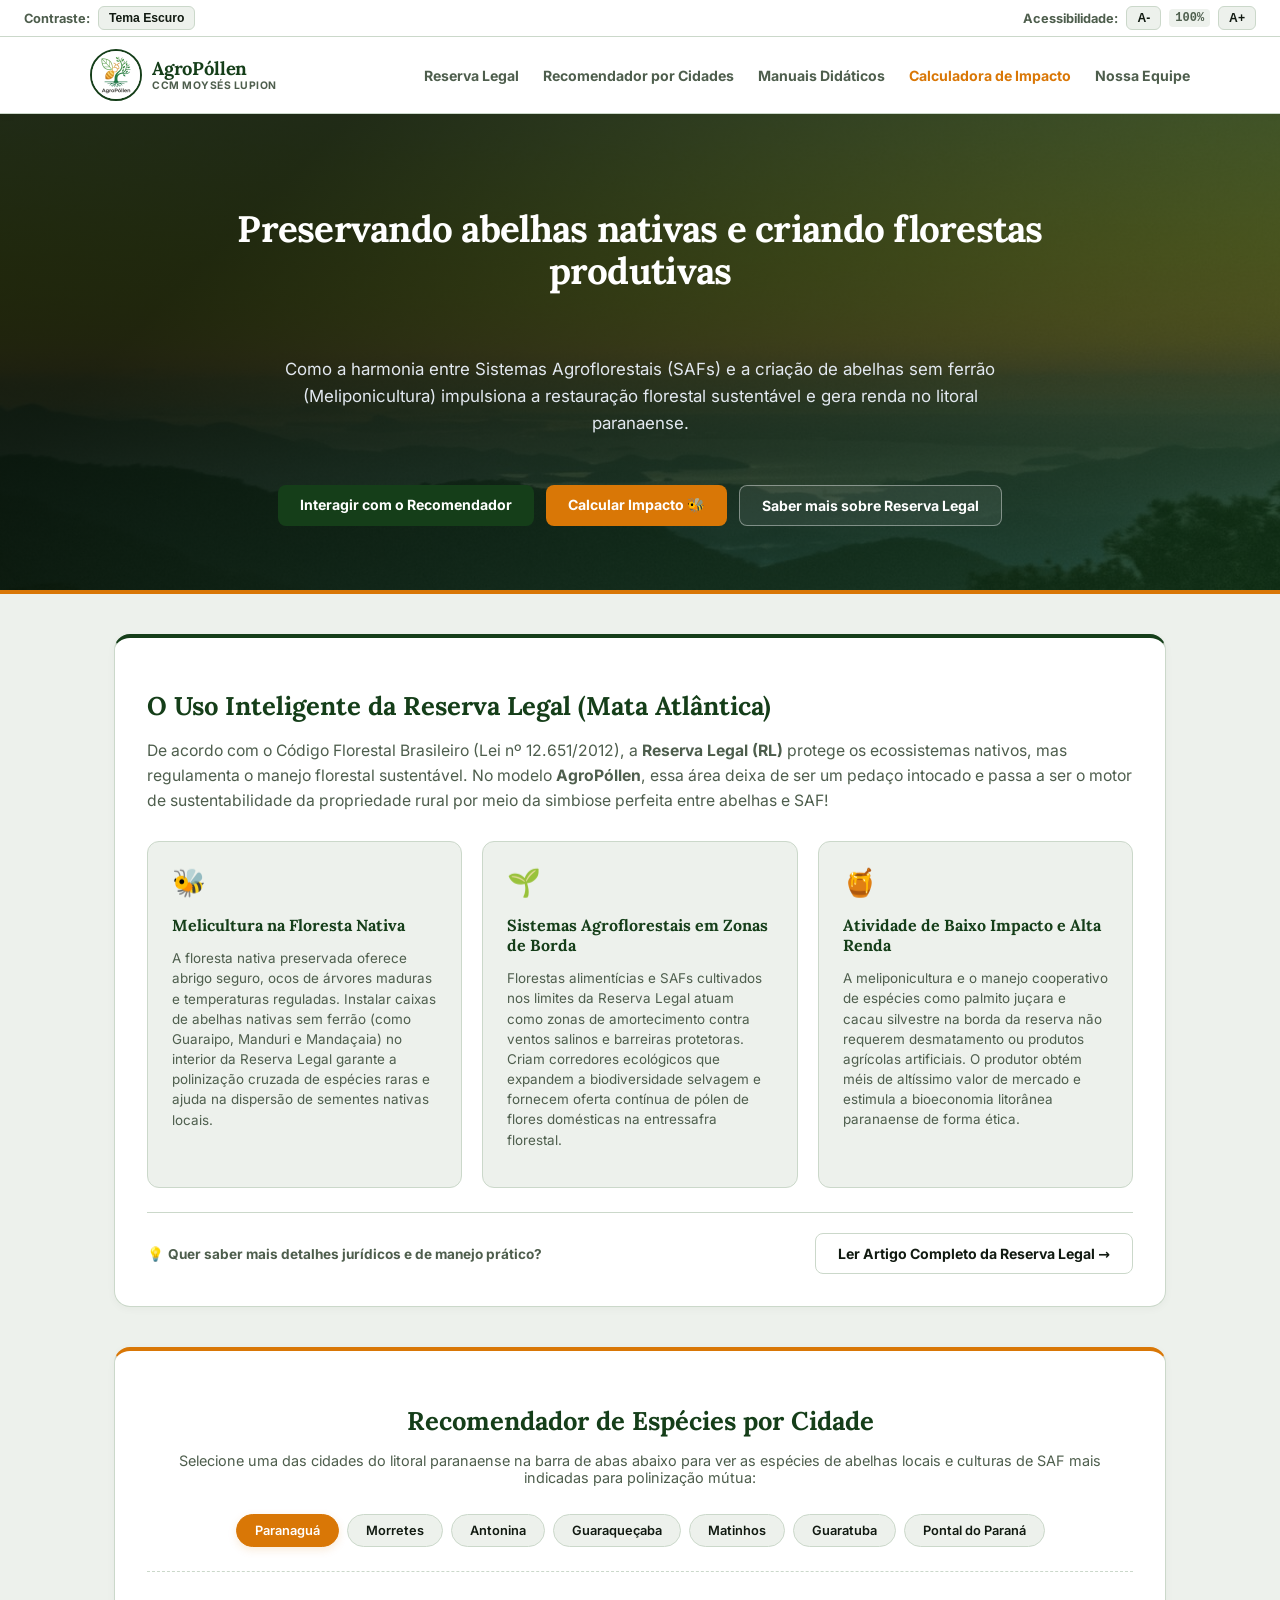
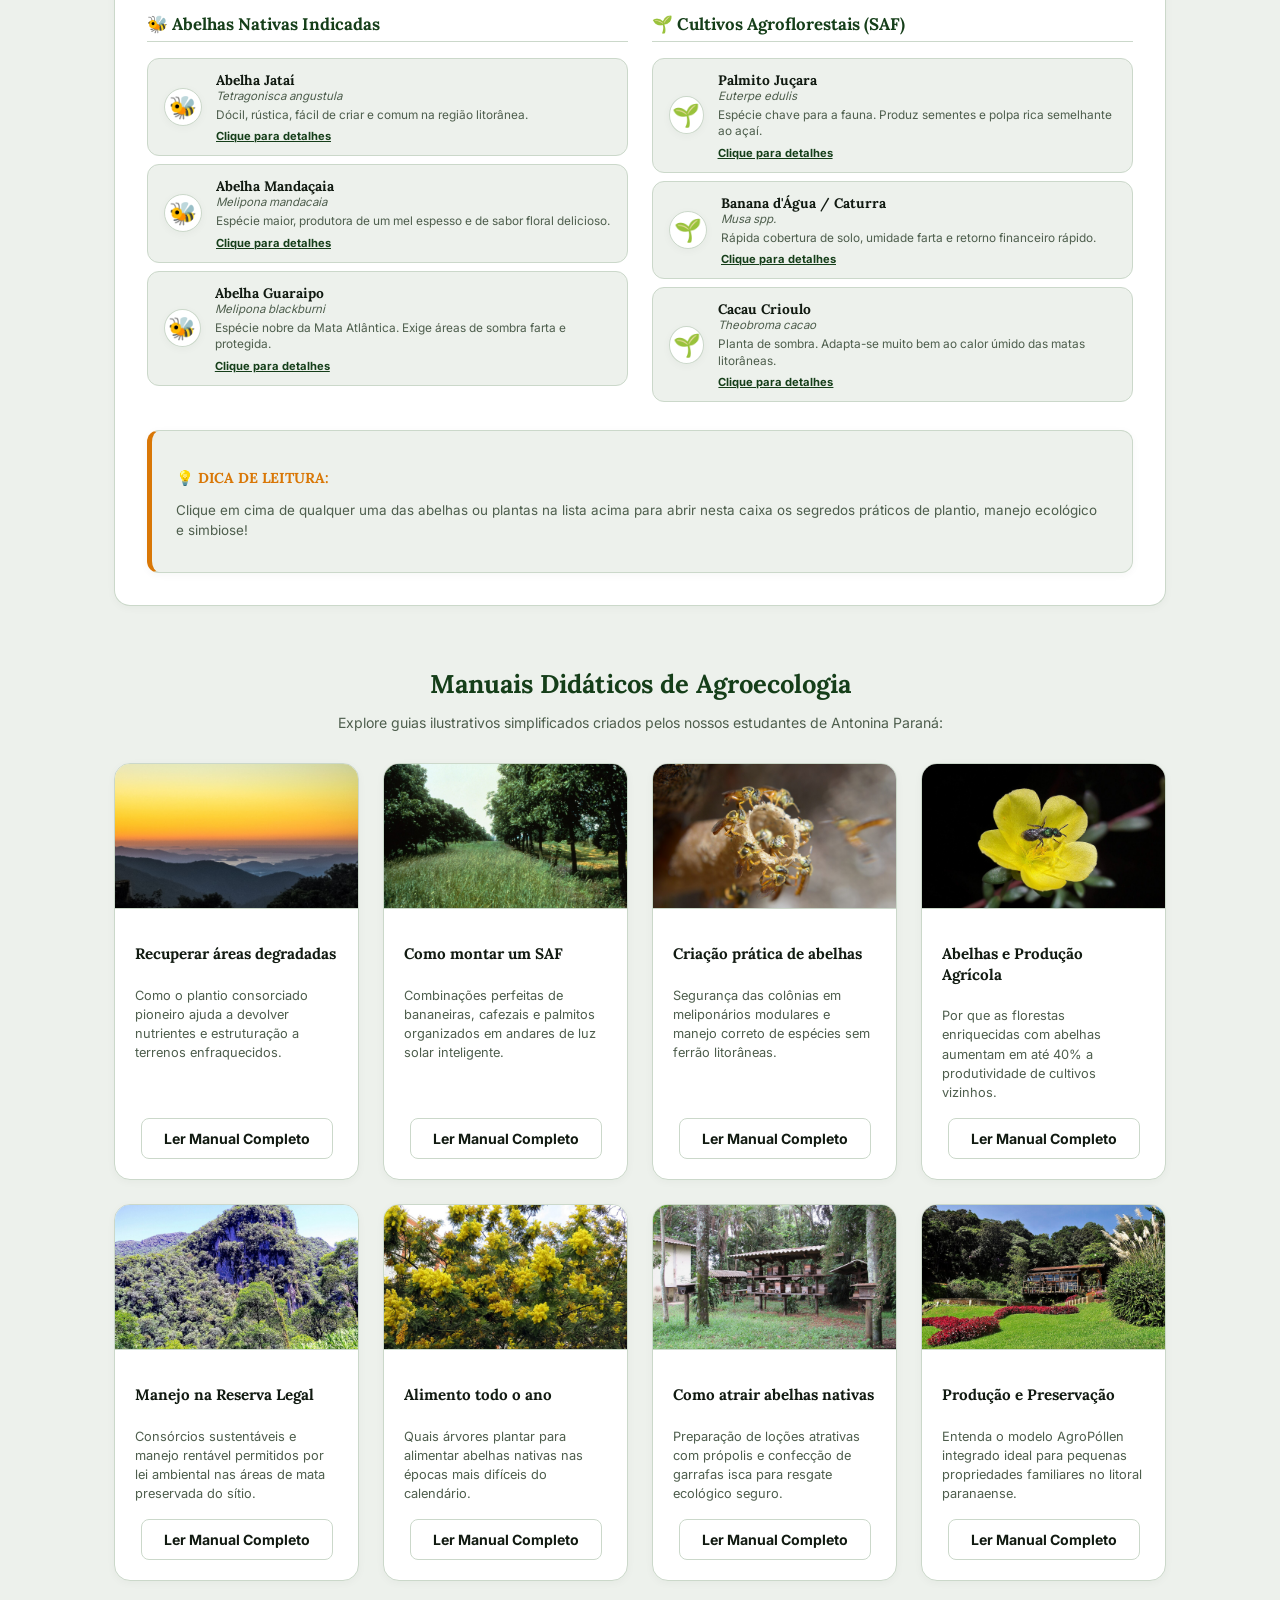
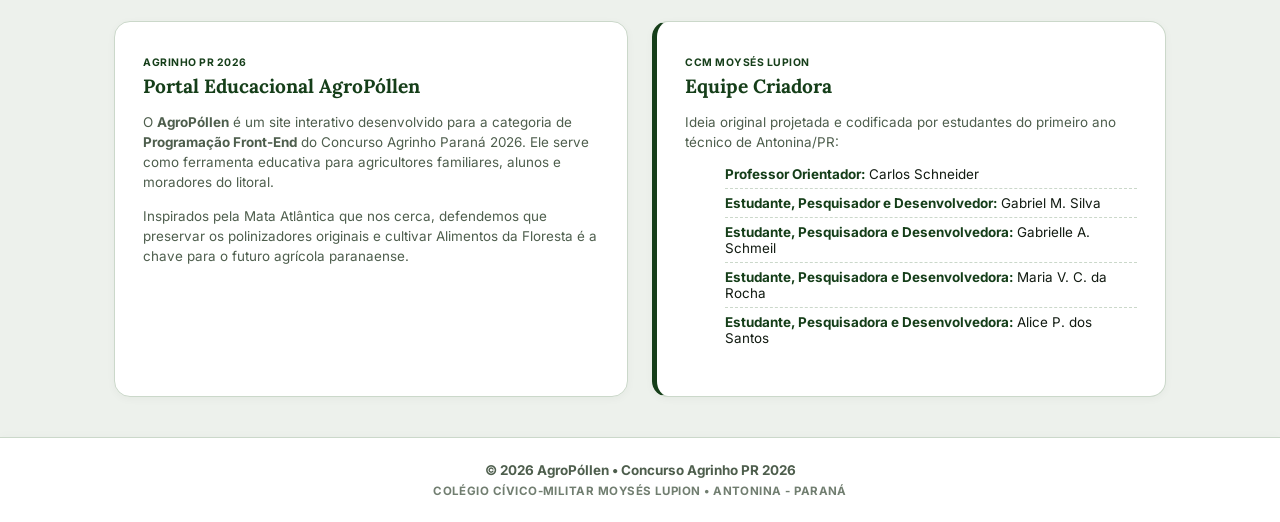
<file: index.html>
<!doctype html>
<html lang="pt-BR">

<head>
  
  <meta charset="UTF-8" />
  <meta name="viewport" content="width=device-width, initial-scale=1.0" />
  <title>AgroPóllen - Educação Ambiental e Agroecologia (Litoral do Paraná)</title>
  <meta name="keywords" content="agrinho, agrinho-2026, agroecologia, meliponicultura, sustentabilidade" />

  <!-- Sincronização de tema para evitar flashes de cor na renderização -->
  <!-- Scripts de lógica e banco de dados local -->
  <script src="src/theme-sync.js"></script>

  <!-- Folha de estilos unificada do projeto -->
  <link rel="stylesheet" href="src/index.css" />
</head>

<body>

  <!-- Barra utilitária para controle de acessibilidade ( zoom e contraste) -->
  <div class="barra-acessibilidade" role="toolbar" aria-label="Ferramentas de acessibilidade">
    <div class="grupo-acessibilidade">
      <span>Contraste:</span>
      <button id="botao-alternar-tema" class="botao-acessibilidade">
        <span class="texto-botao-tema">Tema Escuro</span>
      </button>
    </div>

    <div class="grupo-acessibilidade">
      <span>Acessibilidade:</span>
      <button id="botao-diminuir-fonte" class="botao-acessibilidade" title="Diminuir texto">A-</button>
      <span id="indicador-escala-fonte">100%</span>
      <button id="botao-aumentar-fonte" class="botao-acessibilidade" title="Aumentar texto">A+</button>
    </div>
  </div>

  <!-- Barra de navegação principal (Menu Superior) -->
  <nav class="barra-navegacao">
    <div class="container-navegacao">
      <a href="#" class="marca-navegacao">
        <img class="logo-navegacao" src="src/assets/images/logo_1781388657183.jpg" alt="Logo AgroPóllen" />
        <div class="texto-marca">
          <span class="nome-marca">AgroPóllen</span>
          <span class="subtitulo-marca">CCM Moysés Lupion</span>
        </div>
      </a>

      <!-- Botão do menu hambúrguer para mobile -->
      <button id="botao-menu" class="botao-menu" aria-label="Abrir menu de navegação" aria-expanded="false">
        <span class="barra-hamburguer"></span>
        <span class="barra-hamburguer"></span>
        <span class="barra-hamburguer"></span>
      </button>

      <ul class="menu-navegacao">
        <li><a href="#reserva-legal-intro" class="link-navegacao">Reserva Legal</a></li>
        <li><a href="#recomendador" class="link-navegacao">Recomendador por Cidades</a></li>
        <li><a href="#artigos" class="link-navegacao">Manuais Didáticos</a></li>
        <li><a href="calculadora.html" class="link-navegacao link-destaque">Calculadora de Impacto</a></li>
        <li><a href="#sobre" class="link-navegacao">Nossa Equipe</a></li>
      </ul>
    </div>
  </nav>

  <section class="secao-apresentacao">
    <div class="sobreposicao-apresentacao"></div>
    <div class="embrulho-apresentacao">
      <div class="conteudo-apresentacao">
        <h1 class="titulo-apresentacao">Preservando abelhas nativas e criando florestas produtivas</h1>
        <p class="subtitulo-apresentacao">
          Como a harmonia entre Sistemas Agroflorestais (SAFs) e a criação de abelhas sem ferrão (Meliponicultura)
          impulsiona a restauração florestal sustentável e gera renda no litoral paranaense.
        </p>
        <div class="acoes-apresentacao">
          <a href="#recomendador" class="botao botao-primario">Interagir com o Recomendador</a>
          <a href="calculadora.html" class="botao botao-primario botao-destaque">Calcular Impacto 🐝</a>
          <a href="#reserva-legal-intro" class="botao botao-contorno-apresentacao">Saber mais sobre Reserva Legal</a>
        </div>
      </div>
    </div>
  </section>

  <!-- Área de conteúdo principal da página -->
  <main class="conteudo-principal">

    <section id="reserva-legal-intro" class="secao-reserva">
      <div class="card-secao sombra-suave">
        <h2 class="titulo-reserva">O Uso Inteligente da Reserva Legal (Mata Atlântica)</h2>
        <p class="texto-reserva-principal">
          De acordo com o Código Florestal Brasileiro (Lei nº 12.651/2012), a <strong>Reserva Legal (RL)</strong>
          protege os ecossistemas nativos, mas regulamenta o manejo florestal sustentável. No modelo
          <strong>AgroPóllen</strong>, essa área deixa de ser um pedaço intocado e passa a ser o motor de
          sustentabilidade da propriedade rural por meio da simbiose perfeita entre abelhas e SAF!
        </p>

        <div class="grade-reserva">
          <!-- Ponto 1: Meliponicultura -->
          <div class="card-coluna-reserva">
            <div class="icone-reserva">🐝</div>
            <h3>Melicultura na Floresta Nativa</h3>
            <p>
              A floresta nativa preservada oferece abrigo seguro, ocos de árvores maduras e temperaturas reguladas.
              Instalar caixas de abelhas nativas sem ferrão (como Guaraipo, Manduri e Mandaçaia) no interior da Reserva
              Legal garante a polinização cruzada de espécies raras e ajuda na dispersão de sementes nativas locais.
            </p>
          </div>

          <!-- Ponto 2: SAF como amortecimento -->
          <div class="card-coluna-reserva">
            <div class="icone-reserva">🌱</div>
            <h3>Sistemas Agroflorestais em Zonas de Borda</h3>
            <p>
              Florestas alimentícias e SAFs cultivados nos limites da Reserva Legal atuam como zonas de amortecimento
              contra ventos salinos e barreiras protetoras. Criam corredores ecológicos que expandem a biodiversidade
              selvagem e fornecem oferta contínua de pólen de flores domésticas na entressafra florestal.
            </p>
          </div>

          <!-- Ponto 3: Renda Ecológica -->
          <div class="card-coluna-reserva">
            <div class="icone-reserva">🍯</div>
            <h3>Atividade de Baixo Impacto e Alta Renda</h3>
            <p>
              A meliponicultura e o manejo cooperativo de espécies como palmito juçara e cacau silvestre na borda da
              reserva não requerem desmatamento ou produtos agrícolas artificiais. O produtor obtém méis de altíssimo
              valor de mercado e estimula a bioeconomia litorânea paranaense de forma ética.
            </p>
          </div>
        </div>

        <div class="rodape-reserva">
          <span class="info-reserva">💡 <strong>Quer saber mais detalhes jurídicos e de manejo prático?</strong></span>
          <a href="artigos/reserva-legal.html" class="botao botao-contorno">Ler Artigo Completo da Reserva Legal &rarr;</a>
        </div>
      </div>
    </section>

    <section id="recomendador" class="secao-recomendador">
      <div class="card-secao sombra-suave">
        <h2>Recomendador de Espécies por Cidade</h2>
        <p class="texto-ajuda">
          Selecione uma das cidades do litoral paranaense na barra de abas abaixo para ver as espécies de abelhas locais
          e culturas de SAF mais indicadas para polinização mútua:
        </p>

        <!-- Botões das Cidades do Litoral Paranaense -->
        <div class="botoes-cidades" role="tablist">
          <button class="botao-cidade ativo" data-cidade="paranagua">Paranaguá</button>
          <button class="botao-cidade" data-cidade="morretes">Morretes</button>
          <button class="botao-cidade" data-cidade="antonina">Antonina</button>
          <button class="botao-cidade" data-cidade="guaraqueçaba">Guaraqueçaba</button>
          <button class="botao-cidade" data-cidade="matinhos">Matinhos</button>
          <button class="botao-cidade" data-cidade="guaratuba">Guaratuba</button>
          <button class="botao-cidade" data-cidade="pontaldoparana">Pontal do Paraná</button>
        </div>

        <!-- Grade de Resultados -->
        <div class="grade-resultados">

          <!-- Coluna: Abelhas Indicadas -->
          <div class="coluna-resultados">
            <h3>🐝 Abelhas Nativas Indicadas</h3>
            <ul id="lista-abelhas" class="lista-especies">
              <!-- Preenchido pelo JavaScript -->
            </ul>
          </div>

          <!-- Coluna: Plantas Recomendadas para SAF -->
          <div class="coluna-resultados">
            <h3>🌱 Cultivos Agroflorestais (SAF)</h3>
            <ul id="lista-saf" class="lista-especies">
              <!-- Preenchido pelo JavaScript -->
            </ul>
          </div>

        </div>

        <!-- Caixa de Detalhes / Dica Ecológica de Manejo -->
        <div id="painel-detalhes" class="caixa-informacao">
          <h4 id="titulo-detalhes">💡 Dica de Leitura Avançada:</h4>
          <p id="texto-detalhes">
            Pressione ou clique em qualquer abelha ou cultivo listado acima para acessar nesta janela o guia
            passo-a-passo dos segredos ecológicos e dicas de manejo sustentável!
          </p>
        </div>

      </div>
    </section>

    <section id="artigos" class="secao-artigos">
      <div class="titulo-secao-embrulho">
        <h2>Manuais Didáticos de Agroecologia</h2>
        <p> Explore guias ilustrativos simplificados criados pelos nossos estudantes de Antonina Paraná:</p>
      </div>

      <div class="grade-artigos">

        <!-- Artigo 1 -->
        <article class="card-artigo sombra-suave">
          <img class="imagem-card" src="src/assets/images/atlantic_forest_coast.jpg" alt="Encostas verdes da Mata Atlântica e Baía de Antonina - Foto por Henrique Jakobi Moreira / Licença CC BY-SA 3.0" />
          <div class="corpo-card">
            <h3>Recuperar áreas degradadas</h3>
            <p>Como o plantio consorciado pioneiro ajuda a devolver nutrientes e estruturação a terrenos enfraquecidos.
            </p>
            <a href="artigos/recuperar-solo.html" class="botao botao-contorno botao-leitura">Ler Manual Completo</a>
          </div>
        </article>

        <!-- Artigo 2 -->
        <article class="card-artigo sombra-suave">
          <img class="imagem-card" src="src/assets/images/agroforestry_saf.jpg" alt="Cultura de grãos integrada com fileiras de árvores florestais - Foto por USDA National Agroforestry Center / Licença CC BY 2.0" />
          <div class="corpo-card">
            <h3>Como montar um SAF</h3>
            <p>Combinações perfeitas de bananeiras, cafezais e palmitos organizados em andares de luz solar inteligente.
            </p>
            <a href="artigos/montar-saf.html" class="botao botao-contorno botao-leitura">Ler Manual Completo</a>
          </div>
        </article>

        <!-- Artigo 3 -->
        <article class="card-artigo sombra-suave">
          <img class="imagem-card" src="src/assets/images/bee_nest.jpg" alt="Abelha Jataí na entrada de cera de seu ninho - Foto por Sintropepe / Licença CC BY-SA 4.0" />
          <div class="corpo-card">
            <h3>Criação prática de abelhas</h3>
            <p>Segurança das colônias em meliponários modulares e manejo correto de espécies sem ferrão litorâneas.</p>
            <a href="artigos/criar-abelhas.html" class="botao botao-contorno botao-leitura">Ler Manual Completo</a>
          </div>
        </article>

        <!-- Artigo 4 -->
        <article class="card-artigo sombra-suave">
          <img class="imagem-card" src="src/assets/images/bee_pollination.jpg" alt="Abelha nativa polinizando flor Portulaca grandiflora - Foto por Lucas Silveira Souza / Licença CC BY-SA 4.0" />
          <div class="corpo-card">
            <h3>Abelhas e Produção Agrícola</h3>
            <p>Por que as florestas enriquecidas com abelhas aumentam em até 40% a produtividade de cultivos vizinhos.
            </p>
            <a href="artigos/lucro-abelhas.html" class="botao botao-contorno botao-leitura">Ler Manual Completo</a>
          </div>
        </article>

        <!-- Artigo 5 -->
        <article class="card-artigo sombra-suave">
          <img class="imagem-card" src="src/assets/images/legal_reserve_forest.jpg" alt="Reserva de floresta na Serra do Mar em Morretes-PR - Foto por V.Agostinelli / Licença CC BY-SA 4.0" />
          <div class="corpo-card">
            <h3>Manejo na Reserva Legal</h3>
            <p>Consórcios sustentáveis e manejo rentável permitidos por lei ambiental nas áreas de mata preservada do
              sítio.</p>
            <a href="artigos/reserva-legal.html" class="botao botao-contorno botao-leitura">Ler Manual Completo</a>
          </div>
        </article>

        <!-- Artigo 6 -->
        <article class="card-artigo sombra-suave">
          <img class="imagem-card" src="src/assets/images/bee_flowers.jpg" alt="Flor amarela da árvore Bracatinga Mimosa scabrella - Foto por Joao de Deus Medeiros / Licença CC BY 2.0" />
          <div class="corpo-card">
            <h3>Alimento todo o ano</h3>
            <p>Quais árvores plantar para alimentar abelhas nativas nas épocas mais difíceis do calendário.</p>
            <a href="artigos/alimento-colmeias.html" class="botao botao-contorno botao-leitura">Ler Manual Completo</a>
          </div>
        </article>

        <!-- Artigo 7 -->
        <article class="card-artigo sombra-suave">
          <img class="imagem-card" src="src/assets/images/meliponary_hives.jpg" alt="Caixas racionais de meliponicultura em meliponário - Foto por Rodrigo Tetsuo Argenton / Licença CC BY-SA 4.0" />
          <div class="corpo-card">
            <h3>Como atrair abelhas nativas</h3>
            <p>Preparação de loções atrativas com própolis e confecção de garrafas isca para resgate ecológico seguro.
            </p>
            <a href="artigos/ninho-isca.html" class="botao botao-contorno botao-leitura">Ler Manual Completo</a>
          </div>
        </article>

        <!-- Artigo 8 -->
        <article class="card-artigo sombra-suave">
          <img class="imagem-card" src="src/assets/images/agroecology_education.jpg" alt="Estufa e canteiros pedagógicos de agroecologia - Foto por Bentojr / Licença CC BY-SA 4.0" />
          <div class="corpo-card">
            <h3>Produção e Preservação</h3>
            <p>Entenda o modelo AgroPóllen integrado ideal para pequenas propriedades familiares no litoral paranaense.
            </p>
            <a href="artigos/sistema-agropollen.html" class="botao botao-contorno botao-leitura">Ler Manual Completo</a>
          </div>
        </article>

      </div>
    </section>

    <section id="sobre" class="secao-sobre">
      <div class="grade-sobre">

        <div class="card-sobre card-texto sombra-suave">
          <span class="etiqueta-topo">Agrinho PR 2026</span>
          <h2>Portal Educacional AgroPóllen</h2>
          <p>
            O <strong>AgroPóllen</strong> é um site interativo desenvolvido para a categoria de <strong>Programação
              Front-End</strong> do Concurso Agrinho Paraná 2026. Ele serve como ferramenta educativa para agricultores
            familiares, alunos e moradores do litoral.
          </p>
          <p>
            Inspirados pela Mata Atlântica que nos cerca, defendemos que preservar os polinizadores originais e cultivar
            Alimentos da Floresta é a chave para o futuro agrícola paranaense.
          </p>
        </div>

        <div class="card-sobre card-lista sombra-suave">
          <span class="etiqueta-topo">CCM Moysés Lupion</span>
          <h2>Equipe Criadora</h2>
          <p class="informacoes-colegio">Ideia original projetada e codificada por estudantes do primeiro ano técnico de
            Antonina/PR:</p>
          <ul class="nomes-equipe">
            <li><strong>Professor Orientador:</strong> Carlos Schneider</li>
            <li><strong>Estudante, Pesquisador e Desenvolvedor:</strong> Gabriel M. Silva</li>
            <li><strong>Estudante, Pesquisadora e Desenvolvedora:</strong> Gabrielle A. Schmeil</li>
            <li><strong>Estudante, Pesquisadora e Desenvolvedora:</strong> Maria V. C. da Rocha</li>
            <li><strong>Estudante, Pesquisadora e Desenvolvedora:</strong> Alice P. dos Santos</li>
          </ul>
        </div>

      </div>
    </section>

  </main>

  <!-- Rodapé institucional da página -->
  <footer class="rodape-site">
    <p>&copy; 2026 AgroPóllen • Concurso Agrinho PR 2026</p>
    <p class="sub-rodape">Colégio Cívico-Militar Moysés Lupion • Antonina - Paraná</p>
  </footer>

  <script src="src/dados-cidades.js" defer></script>
  <script src="src/main.js" defer></script>
</body>

</html>
</file>
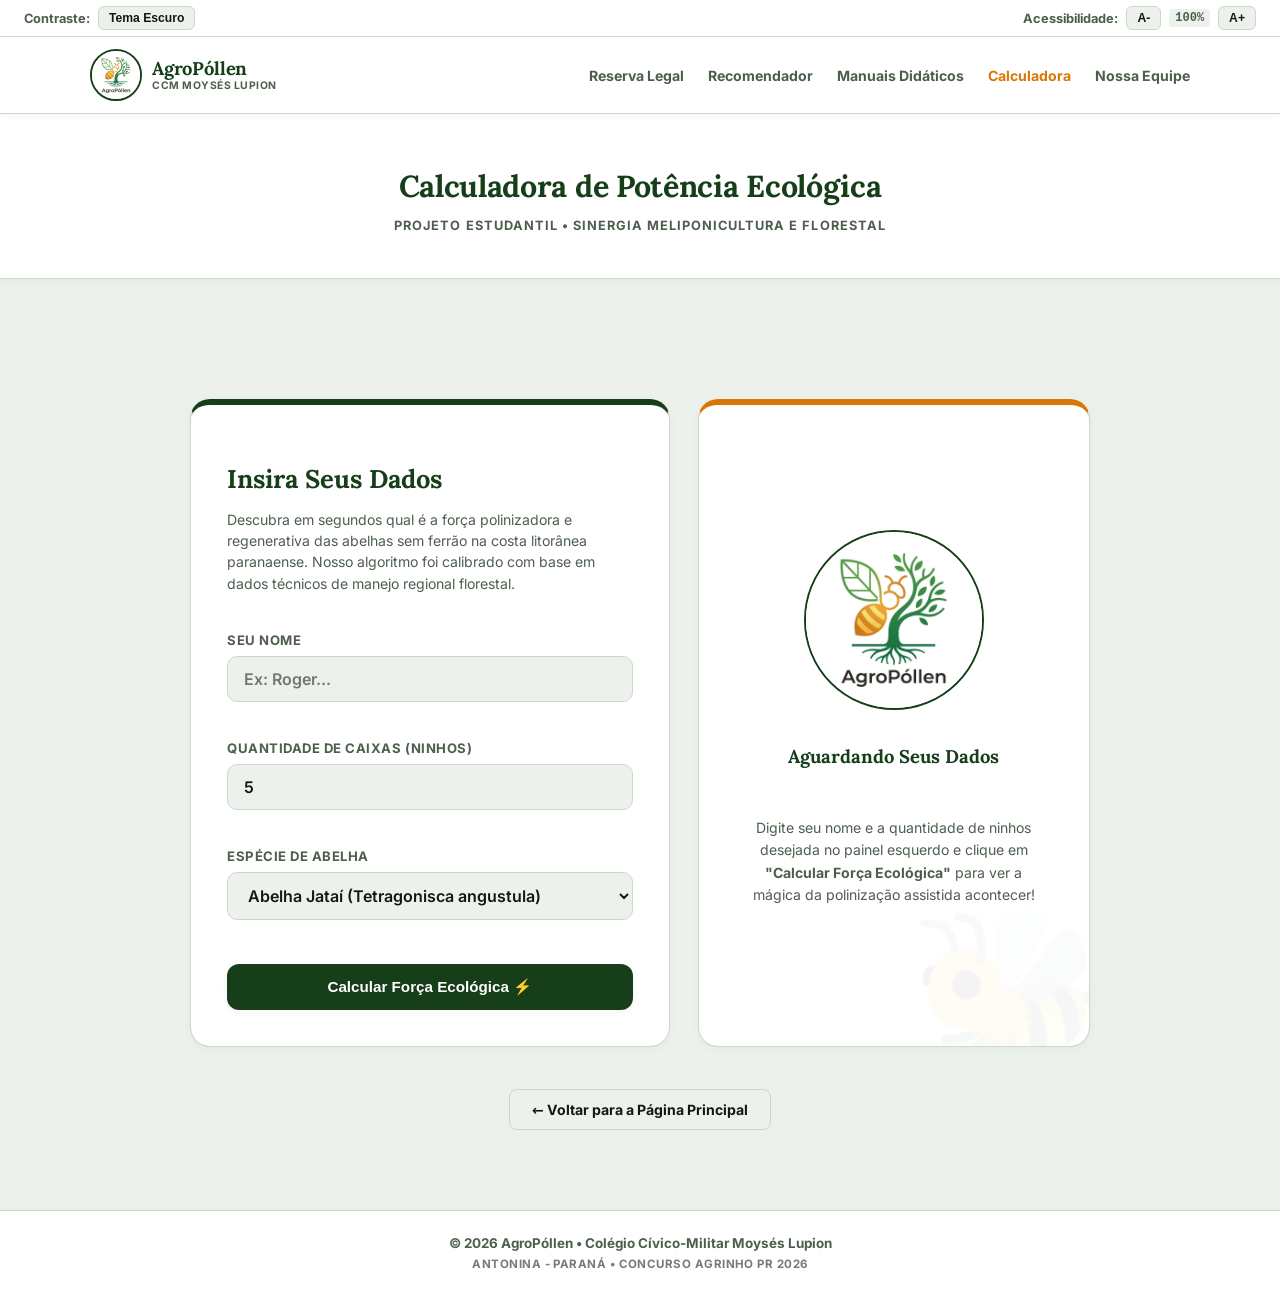
<file: calculadora.html>
<!doctype html>
<html lang="pt-BR">

<head>
  
  <meta charset="UTF-8" />
  <meta name="viewport" content="width=device-width, initial-scale=1.0" />
  <title>Calculadora de Impacto Ecológico das Abelhas - AgroPóllen</title>
  <meta name="keywords" content="agrinho, agrinho-2026, agroecologia, meliponicultura, sustentabilidade" />

  <!-- Sincronização de tema para evitar flashes de cor na renderização -->
  <!-- Scripts de lógica e banco de dados local -->
  <script src="src/theme-sync.js"></script>

  <!-- Folha de estilos unificada do projeto -->
  <link rel="stylesheet" href="src/index.css" />
</head>

<body class="corpo-pagina-artigo">

  <!-- Barra utilitária para controle de acessibilidade ( zoom e contraste) -->
  <div class="barra-acessibilidade" role="toolbar" aria-label="Ferramentas de acessibilidade">
    <div class="grupo-acessibilidade">
      <span>Contraste:</span>
      <button id="botao-alternar-tema" class="botao-acessibilidade">
        <span class="texto-botao-tema">Tema Escuro</span>
      </button>
    </div>

    <div class="grupo-acessibilidade">
      <span>Acessibilidade:</span>
      <button id="botao-diminuir-fonte" class="botao-acessibilidade" title="Diminuir texto">A-</button>
      <span id="indicador-escala-fonte">100%</span>
      <button id="botao-aumentar-fonte" class="botao-acessibilidade" title="Aumentar texto">A+</button>
    </div>
  </div>

  <!-- Barra de navegação principal (Menu Superior) -->
  <nav class="barra-navegacao">
    <div class="container-navegacao">
      <a href="index.html" class="marca-navegacao">
        <img class="logo-navegacao" src="src/assets/images/logo_1781388657183.jpg" alt="Logo AgroPóllen" />
        <div class="texto-marca">
          <span class="nome-marca">AgroPóllen</span>
          <span class="subtitulo-marca">CCM Moysés Lupion</span>
        </div>
      </a>

      <!-- Botão do menu hambúrguer para mobile -->
      <button id="botao-menu" class="botao-menu" aria-label="Abrir menu de navegação" aria-expanded="false">
        <span class="barra-hamburguer"></span>
        <span class="barra-hamburguer"></span>
        <span class="barra-hamburguer"></span>
      </button>

      <ul class="menu-navegacao">
        <li><a href="index.html#reserva-legal-intro" class="link-navegacao">Reserva Legal</a></li>
        <li><a href="index.html#recomendador" class="link-navegacao">Recomendador</a></li>
        <li><a href="index.html#artigos" class="link-navegacao">Manuais Didáticos</a></li>
        <li><a href="#" class="link-navegacao ativo link-destaque">Calculadora</a></li>
        <li><a href="index.html#sobre" class="link-navegacao">Nossa Equipe</a></li>
      </ul>
    </div>
  </nav>

  <!-- Cabeçalho Simplificado -->
  <header class="cabecalho-site">
    <div class="container-cabecalho">
      <h1>Calculadora de Potência Ecológica</h1>
      <p class="slogan">Projeto Estudantil • Sinergia Meliponicultura e Florestal</p>
    </div>
  </header>

  <!-- Área de conteúdo principal da página -->
  <main class="conteudo-principal">

    <div class="secao-calculadora">

      <div class="grade-calculadora">

        <!-- LADO ESQUERDO: Form de Entradas -->
        <section class="card-formulario-calculadora">
          <div>
            <h2 class="titulo-formulario-calculadora">Insira Seus Dados</h2>
            <p class="texto-formulario-calculadora">
              Descubra em segundos qual é a força polinizadora e regenerativa das abelhas sem ferrão na costa litorânea
              paranaense. Nosso algoritmo foi calibrado com base em dados técnicos de manejo regional florestal.
            </p>
          </div>

          <form id="formulario-impacto" class="formulario-calculadora">
            <div class="grupo-formulario">
              <label for="calc-nome-usuario" class="rotulo-formulario">Seu Nome</label>
              <input type="text" id="calc-nome-usuario" class="entrada-formulario" placeholder="Ex: Roger..." required />
            </div>

            <div class="grupo-formulario">
              <label for="calc-caixas" class="rotulo-formulario">Quantidade de Caixas (Ninhos)</label>
              <input type="number" id="calc-caixas" class="entrada-formulario" min="1" max="500" value="5" required />
            </div>

            <div class="grupo-formulario ultimo-grupo-formulario">
              <label for="calc-especie" class="rotulo-formulario">Espécie de Abelha</label>
              <select id="calc-especie" class="entrada-formulario">
                <option value="jatai">Abelha Jataí (Tetragonisca angustula)</option>
                <option value="mandacaia">Abelha Mandaçaia (Melipona mandacaia)</option>
                <option value="guaraipo">Abelha Guaraipo (Melipona blackburni)</option>
                <option value="iraie">Abelha Iraí (Nannotrigona testaceicornis)</option>
                <option value="tiuba">Uruçu-Cinzenta / Tiúba (Melipona fasciculata)</option>
                <option value="tubuna">Abelha Tubuna (Scaptotrigona bipunctata)</option>
                <option value="mirim_quacu">Abelha Mirim-Quaçú (Plebeia remota)</option>
                <option value="manduri">Abelha Manduri (Melipona marginata)</option>
                <option value="urucu_amarela">Uruçu-Amarela (Melipona rufiventris)</option>
                <option value="bora">Abelha Borá (Tetragona clavipes)</option>
                <option value="mirim_preguica">Mirim-Preguiça (Frieseomelitta varia)</option>
                <option value="mirim_droriana">Mirim-Droriana (Plebeia droriana)</option>
              </select>
            </div>

            <button type="submit" class="botao-calculadora">Calcular Força Ecológica ⚡</button>
          </form>
        </section>

        <!-- LADO DIREITO: Painel de Resultados -->
        <section class="card-resultados-calculadora">

          <!-- Estado Inicial: Vazio/Placeholder -->
          <div id="resultados-aguardando" class="resultados-aguardando">
            <img class="logo-aguardando" src="src/assets/images/logo_1781388657183.jpg" alt="Logo AgroPóllen" />
            <h3>Aguardando Seus Dados</h3>
            <p class="texto-aguardando">
              Digite seu nome e a quantidade de ninhos desejada no painel esquerdo e clique em <strong>"Calcular Força
                Ecológica"</strong> para ver a mágica da polinização assistida acontecer!
            </p>
          </div>

          <!-- Estado Ativo: Resultados Computados -->
          <div id="resultados-ativos" class="resultados-ativos oculto">

            <!-- Cartão de Boas-Vindas -->
            <div id="resultados-boas-vindas" class="banner-boas-vindas">
              <!-- Preenchido via calculadora.js -->
            </div>

            <!-- Blocos de Estatísticas -->
            <div class="item-estatistica">
              <div class="icone-estatistica">🌳</div>
              <div class="conteudo-estatistica">
                <span id="valor-estat-arvores" class="valor-estatistica">0 árvores</span>
                <span class="rotulo-estatistica">Árvores Nativas Beneficiadas</span>
              </div>
            </div>

            <div class="item-estatistica">
              <div class="icone-estatistica">🗺️</div>
              <div class="conteudo-estatistica">
                <span id="valor-estat-area" class="valor-estatistica">0 ha (0 m²)</span>
                <span class="rotulo-estatistica">Área Ativa de Polinização Protegida</span>
              </div>
            </div>

            <div class="item-estatistica">
              <div class="icone-estatistica">✨</div>
              <div class="conteudo-estatistica">
                <span id="valor-estat-flores" class="valor-estatistica">0 por dia</span>
                <span class="rotulo-estatistica">Flores Polinizadas Diariamente</span>
              </div>
            </div>

            <!-- Dica de Manejo Customizada de Acordo com o Volume -->
            <div class="container-dica">
              <div class="caixa-dica">
                <h4 id="valor-titulo-dica" class="titulo-dica">DICA ESCOLAR:</h4>
                <p id="valor-desc-dica" class="descricao-dica">
                  Mantenha suas caixas de abelha próximas à floresta e protegidas do vento sul para assegurar longas
                  jornadas de polinização!
                </p>
              </div>
            </div>

          </div>

        </section>

      </div>

      <div class="rodape-calculadora">
        <a href="index.html" class="botao botao-contorno">&larr; Voltar para a Página Principal</a>
      </div>

    </div>

  </main>

  <!-- Rodapé Padrão do Colégio -->
  
  <!-- Rodapé institucional da página -->
  <footer class="rodape-site">
    <p>&copy; 2026 AgroPóllen • Colégio Cívico-Militar Moysés Lupion</p>
    <p class="sub-rodape">Antonina - Paraná • Concurso Agrinho PR 2026</p>
  </footer>

  <!-- Scripts compartilhados (Acessibilidade) e específicos de cálculo -->
  <script src="src/dados-cidades.js" defer></script>
  <script src="src/main.js" defer></script>
  <script src="src/calculadora.js" defer></script>
</body>

</html>
</file>
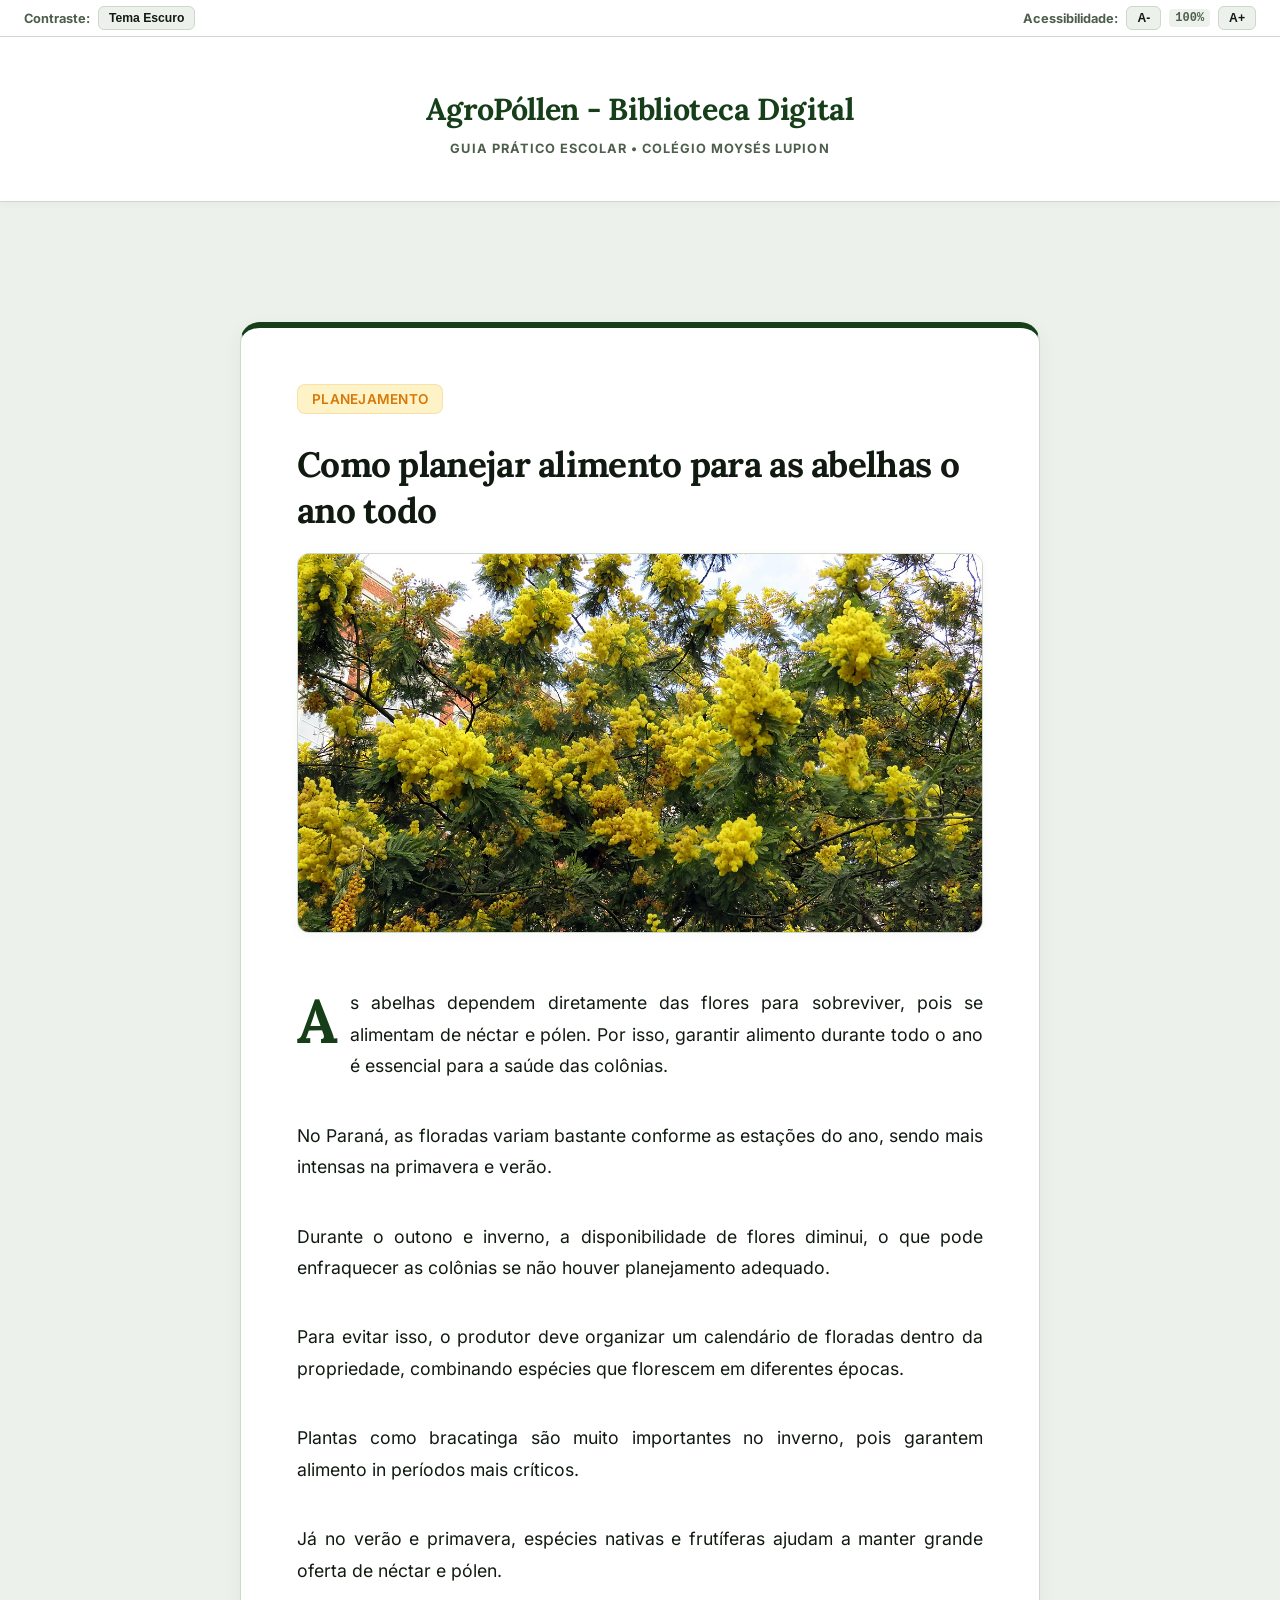
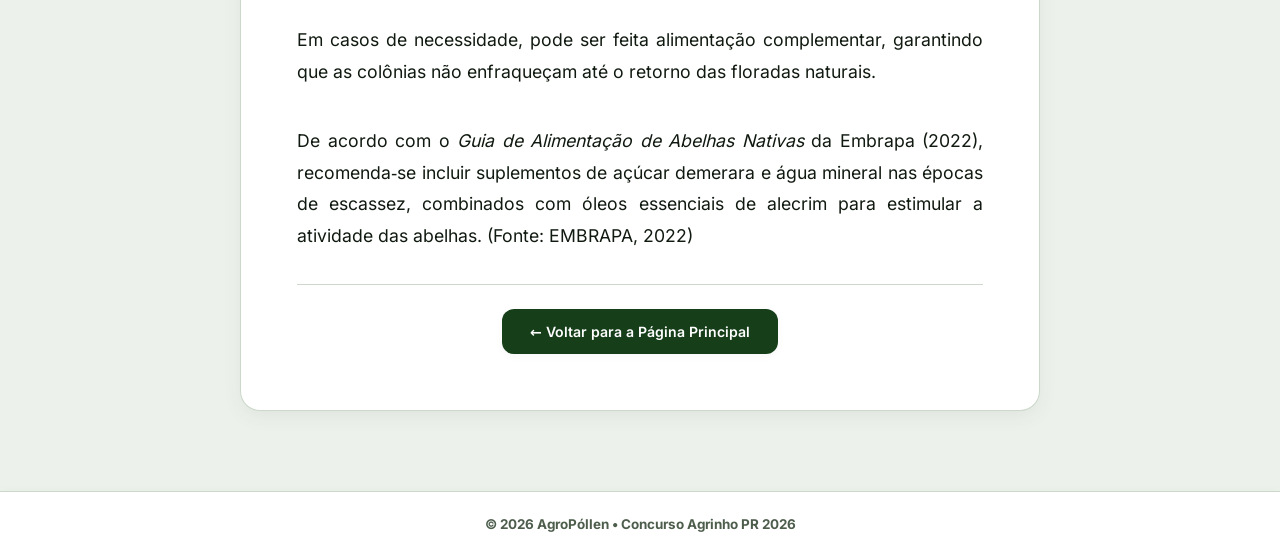
<file: artigos/alimento-colmeias.html>
<!doctype html>
<html lang="pt-BR">
  <head>
    
  <meta charset="UTF-8" />
    <meta name="viewport" content="width=device-width, initial-scale=1.0" />
    <title>Como planejar alimento para as abelhas o ano todo - AgroPóllen</title>
    <meta name="keywords" content="agrinho, agrinho-2026, agroecologia, meliponicultura, sustentabilidade" />

  <!-- Sincronização de tema para evitar flashes de cor na renderização -->
  <!-- Scripts de lógica e banco de dados local -->
  <script src="../src/theme-sync.js"></script>
    
  <!-- Folha de estilos unificada do projeto -->
  <link rel="stylesheet" href="../src/index.css" />
  </head>
  <body class="corpo-pagina-artigo">

  <!-- Barra utilitária para controle de acessibilidade ( zoom e contraste) -->
  <div class="barra-acessibilidade" role="toolbar" aria-label="Ferramentas de acessibilidade">
      <div class="grupo-acessibilidade">
        <span>Contraste:</span>
        <button id="botao-alternar-tema" class="botao-acessibilidade">
          <span class="texto-botao-tema">Tema Escuro</span>
        </button>
      </div>

      <div class="grupo-acessibilidade">
        <span>Acessibilidade:</span>
        <button id="botao-diminuir-fonte" class="botao-acessibilidade" title="Diminuir texto">A-</button>
        <span id="indicador-escala-fonte">100%</span>
        <button id="botao-aumentar-fonte" class="botao-acessibilidade" title="Aumentar texto">A+</button>
      </div>
    </div>

  <!-- Cabeçalho institucional de leitura dos artigos -->
  <header class="cabecalho-site">
      <div class="container-cabecalho">
        <div>
          <h1>AgroPóllen - Biblioteca Digital</h1>
          <p class="slogan">Guia Prático Escolar • Colégio Moysés Lupion</p>
        </div>
      </div>
    </header>

  <!-- Área de conteúdo principal da página -->
  <main class="conteudo-principal">
      <article class="secao-introducao">
        <span class="etiqueta">Planejamento</span>
        <h2>Como planejar alimento para as abelhas o ano todo</h2>
        
        <img src="../src/assets/images/bee_flowers.jpg" alt="Flor amarela da árvore Bracatinga Mimosa scabrella - Foto por Joao de Deus Medeiros / Licença CC BY 2.0" />

        <div class="corpo-artigo">
          <p>As abelhas dependem diretamente das flores para sobreviver, pois se alimentam de néctar e pólen. Por isso, garantir alimento durante todo o ano é essencial para a saúde das colônias.</p>
          
          <p>No Paraná, as floradas variam bastante conforme as estações do ano, sendo mais intensas na primavera e verão.</p>
          
          <p>Durante o outono e inverno, a disponibilidade de flores diminui, o que pode enfraquecer as colônias se não houver planejamento adequado.</p>
          
          <p>Para evitar isso, o produtor deve organizar um calendário de floradas dentro da propriedade, combinando espécies que florescem em diferentes épocas.</p>
          
          <p>Plantas como bracatinga são muito importantes no inverno, pois garantem alimento in períodos mais críticos.</p>
          
          <p>Já no verão e primavera, espécies nativas e frutíferas ajudam a manter grande oferta de néctar e pólen.</p>
          
          <p>Em casos de necessidade, pode ser feita alimentação complementar, garantindo que as colônias não enfraqueçam até o retorno das floradas naturais.</p>
          
          <p>De acordo com o <em>Guia de Alimentação de Abelhas Nativas</em> da Embrapa (2022), recomenda‑se incluir suplementos de açúcar demerara e água mineral nas épocas de escassez, combinados com óleos essenciais de alecrim para estimular a atividade das abelhas. (Fonte: EMBRAPA, 2022)</p>
        </div>

        <div class="rodape-artigo">
          <a href="../index.html" class="botao botao-primario">&larr; Voltar para a Página Principal</a>
        </div>
      </article>
    </main>

  <!-- Rodapé institucional da página -->
  <footer class="rodape-site">
      <p>&copy; 2026 AgroPóllen • Concurso Agrinho PR 2026</p>
    </footer>
      
    <script src="../src/dados-cidades.js" defer></script>
    <script src="../src/main.js" defer></script>
  </body>
</html>
</file>
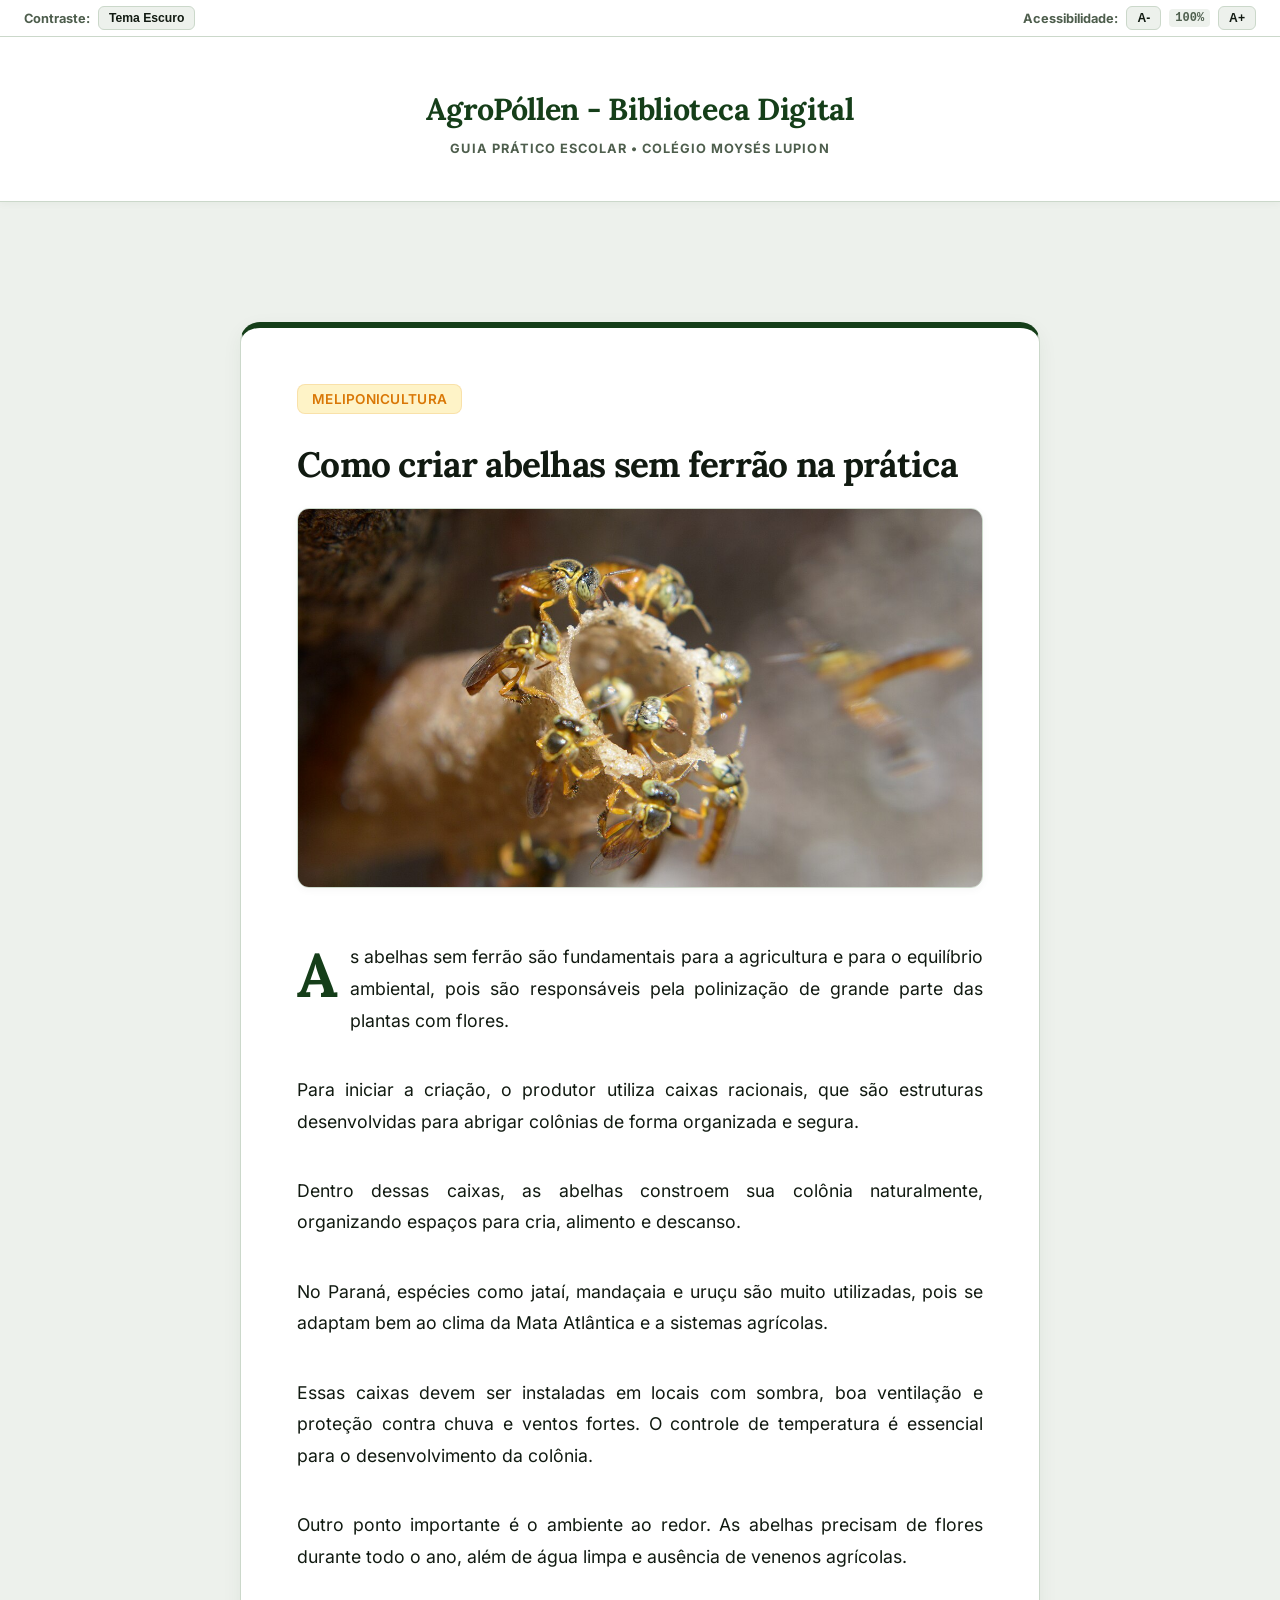
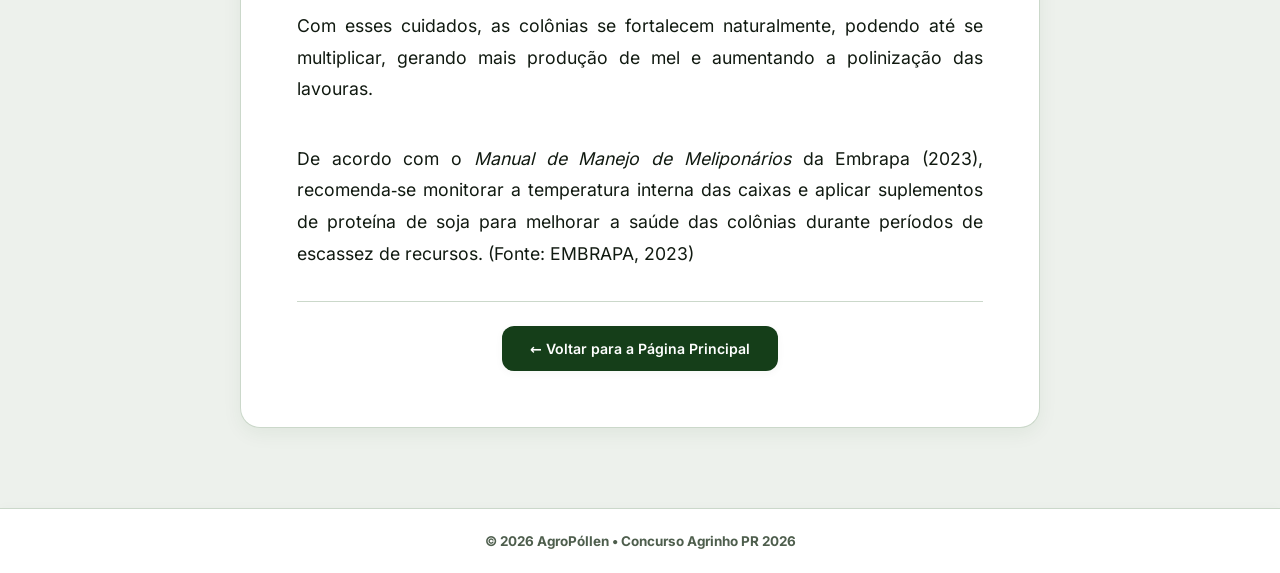
<file: artigos/criar-abelhas.html>
<!doctype html>
<html lang="pt-BR">
  <head>
    
  <meta charset="UTF-8" />
    <meta name="viewport" content="width=device-width, initial-scale=1.0" />
    <title>Como criar abelhas sem ferrão na prática - AgroPóllen</title>
    <meta name="keywords" content="agrinho, agrinho-2026, agroecologia, meliponicultura, sustentabilidade" />

  <!-- Sincronização de tema para evitar flashes de cor na renderização -->
  <!-- Scripts de lógica e banco de dados local -->
  <script src="../src/theme-sync.js"></script>
    
  <!-- Folha de estilos unificada do projeto -->
  <link rel="stylesheet" href="../src/index.css" />
  </head>
  <body class="corpo-pagina-artigo">

  <!-- Barra utilitária para controle de acessibilidade ( zoom e contraste) -->
  <div class="barra-acessibilidade" role="toolbar" aria-label="Ferramentas de acessibilidade">
      <div class="grupo-acessibilidade">
        <span>Contraste:</span>
        <button id="botao-alternar-tema" class="botao-acessibilidade">
          <span class="texto-botao-tema">Tema Escuro</span>
        </button>
      </div>

      <div class="grupo-acessibilidade">
        <span>Acessibilidade:</span>
        <button id="botao-diminuir-fonte" class="botao-acessibilidade" title="Diminuir texto">A-</button>
        <span id="indicador-escala-fonte">100%</span>
        <button id="botao-aumentar-fonte" class="botao-acessibilidade" title="Aumentar texto">A+</button>
      </div>
    </div>

  <!-- Cabeçalho institucional de leitura dos artigos -->
  <header class="cabecalho-site">
      <div class="container-cabecalho">
        <div>
          <h1>AgroPóllen - Biblioteca Digital</h1>
          <p class="slogan">Guia Prático Escolar • Colégio Moysés Lupion</p>
        </div>
      </div>
    </header>

  <!-- Área de conteúdo principal da página -->
  <main class="conteudo-principal">
      <article class="secao-introducao">
        <span class="etiqueta">Meliponicultura</span>
        <h2>Como criar abelhas sem ferrão na prática</h2>
        
        <img src="../src/assets/images/bee_nest.jpg" alt="Abelha Jataí na entrada de cera de seu ninho - Foto por Sintropepe / Licença CC BY-SA 4.0" />

        <div class="corpo-artigo">
          <p>As abelhas sem ferrão são fundamentais para a agricultura e para o equilíbrio ambiental, pois são responsáveis pela polinização de grande parte das plantas com flores.</p>
          
          <p>Para iniciar a criação, o produtor utiliza caixas racionais, que são estruturas desenvolvidas para abrigar colônias de forma organizada e segura.</p>
          
          <p>Dentro dessas caixas, as abelhas constroem sua colônia naturalmente, organizando espaços para cria, alimento e descanso.</p>
          
          <p>No Paraná, espécies como jataí, mandaçaia e uruçu são muito utilizadas, pois se adaptam bem ao clima da Mata Atlântica e a sistemas agrícolas.</p>
          
          <p>Essas caixas devem ser instaladas em locais com sombra, boa ventilação e proteção contra chuva e ventos fortes. O controle de temperatura é essencial para o desenvolvimento da colônia.</p>
          
          <p>Outro ponto importante é o ambiente ao redor. As abelhas precisam de flores durante todo o ano, além de água limpa e ausência de venenos agrícolas.</p>
          
          <p>Com esses cuidados, as colônias se fortalecem naturalmente, podendo até se multiplicar, gerando mais produção de mel e aumentando a polinização das lavouras.</p>
          
          <p>De acordo com o <em>Manual de Manejo de Meliponários</em> da Embrapa (2023), recomenda‑se monitorar a temperatura interna das caixas e aplicar suplementos de proteína de soja para melhorar a saúde das colônias durante períodos de escassez de recursos. (Fonte: EMBRAPA, 2023)</p>
        </div>

        <div class="rodape-artigo">
          <a href="../index.html" class="botao botao-primario">&larr; Voltar para a Página Principal</a>
        </div>
      </article>
    </main>

  <!-- Rodapé institucional da página -->
  <footer class="rodape-site">
      <p>&copy; 2026 AgroPóllen • Concurso Agrinho PR 2026</p>
    </footer>
      
    <script src="../src/dados-cidades.js" defer></script>
    <script src="../src/main.js" defer></script>
  </body>
</html>
</file>
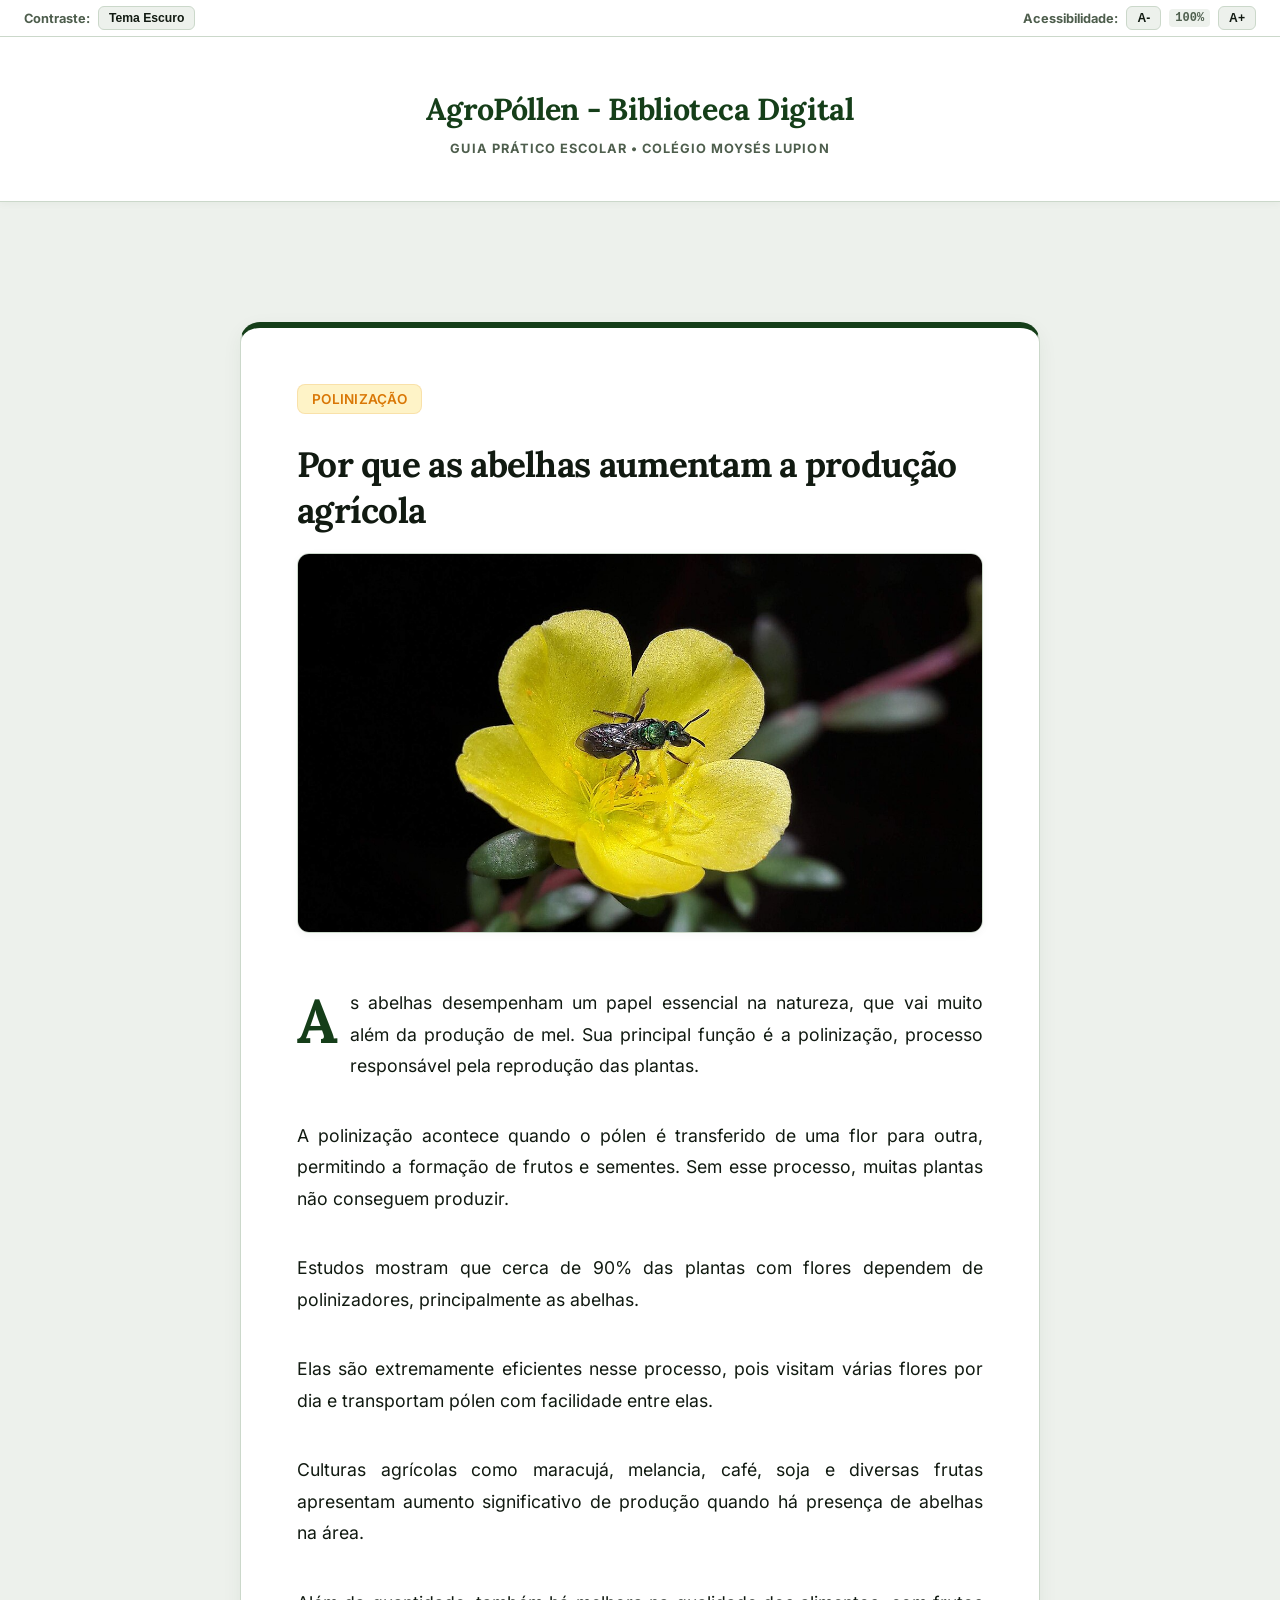
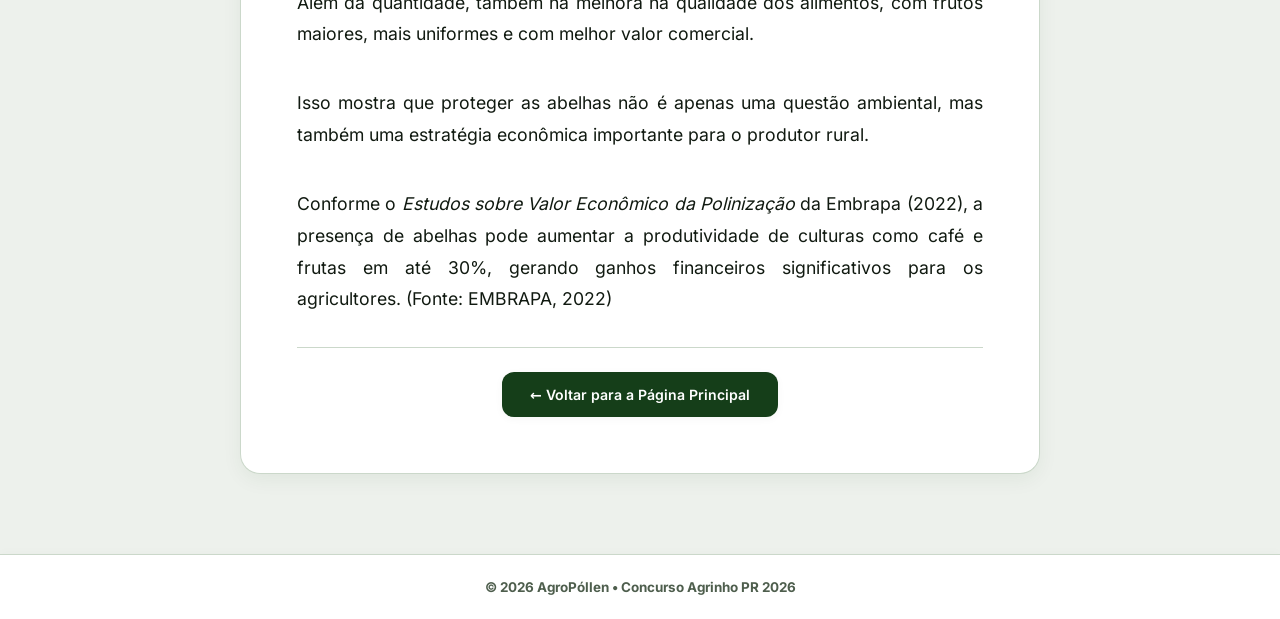
<file: artigos/lucro-abelhas.html>
<!doctype html>
<html lang="pt-BR">
  <head>
    
  <meta charset="UTF-8" />
    <meta name="viewport" content="width=device-width, initial-scale=1.0" />
    <title>Por que as abelhas aumentam a produção agrícola - AgroPóllen</title>
    <meta name="keywords" content="agrinho, agrinho-2026, agroecologia, meliponicultura, sustentabilidade" />

  <!-- Sincronização de tema para evitar flashes de cor na renderização -->
  <!-- Scripts de lógica e banco de dados local -->
  <script src="../src/theme-sync.js"></script>
    
  <!-- Folha de estilos unificada do projeto -->
  <link rel="stylesheet" href="../src/index.css" />
  </head>
  <body class="corpo-pagina-artigo">

  <!-- Barra utilitária para controle de acessibilidade ( zoom e contraste) -->
  <div class="barra-acessibilidade" role="toolbar" aria-label="Ferramentas de acessibilidade">
      <div class="grupo-acessibilidade">
        <span>Contraste:</span>
        <button id="botao-alternar-tema" class="botao-acessibilidade">
          <span class="texto-botao-tema">Tema Escuro</span>
        </button>
      </div>

      <div class="grupo-acessibilidade">
        <span>Acessibilidade:</span>
        <button id="botao-diminuir-fonte" class="botao-acessibilidade" title="Diminuir texto">A-</button>
        <span id="indicador-escala-fonte">100%</span>
        <button id="botao-aumentar-fonte" class="botao-acessibilidade" title="Aumentar texto">A+</button>
      </div>
    </div>

  <!-- Cabeçalho institucional de leitura dos artigos -->
  <header class="cabecalho-site">
      <div class="container-cabecalho">
        <div>
          <h1>AgroPóllen - Biblioteca Digital</h1>
          <p class="slogan">Guia Prático Escolar • Colégio Moysés Lupion</p>
        </div>
      </div>
    </header>

  <!-- Área de conteúdo principal da página -->
  <main class="conteudo-principal">
      <article class="secao-introducao">
        <span class="etiqueta">Polinização</span>
        <h2>Por que as abelhas aumentam a produção agrícola</h2>
        
        <img src="../src/assets/images/bee_pollination.jpg" alt="Abelha nativa polinizando flor Portulaca grandiflora - Foto por Lucas Silveira Souza / Licença CC BY-SA 4.0" />

        <div class="corpo-artigo">
          <p>As abelhas desempenham um papel essencial na natureza, que vai muito além da produção de mel. Sua principal função é a polinização, processo responsável pela reprodução das plantas.</p>
          
          <p>A polinização acontece quando o pólen é transferido de uma flor para outra, permitindo a formação de frutos e sementes. Sem esse processo, muitas plantas não conseguem produzir.</p>
          
          <p>Estudos mostram que cerca de 90% das plantas com flores dependem de polinizadores, principalmente as abelhas.</p>
          
          <p>Elas são extremamente eficientes nesse processo, pois visitam várias flores por dia e transportam pólen com facilidade entre elas.</p>
          
          <p>Culturas agrícolas como maracujá, melancia, café, soja e diversas frutas apresentam aumento significativo de produção quando há presença de abelhas na área.</p>
          
          <p>Além da quantidade, também há melhora na qualidade dos alimentos, com frutos maiores, mais uniformes e com melhor valor comercial.</p>
          
          <p>Isso mostra que proteger as abelhas não é apenas uma questão ambiental, mas também uma estratégia econômica importante para o produtor rural.</p>
          
          <p>Conforme o <em>Estudos sobre Valor Econômico da Polinização</em> da Embrapa (2022), a presença de abelhas pode aumentar a produtividade de culturas como café e frutas em até 30%, gerando ganhos financeiros significativos para os agricultores. (Fonte: EMBRAPA, 2022)</p>
        </div>

        <div class="rodape-artigo">
          <a href="../index.html" class="botao botao-primario">&larr; Voltar para a Página Principal</a>
        </div>
      </article>
    </main>

  <!-- Rodapé institucional da página -->
  <footer class="rodape-site">
      <p>&copy; 2026 AgroPóllen • Concurso Agrinho PR 2026</p>
    </footer>
      
    <script src="../src/dados-cidades.js" defer></script>
    <script src="../src/main.js" defer></script>
  </body>
</html>
</file>
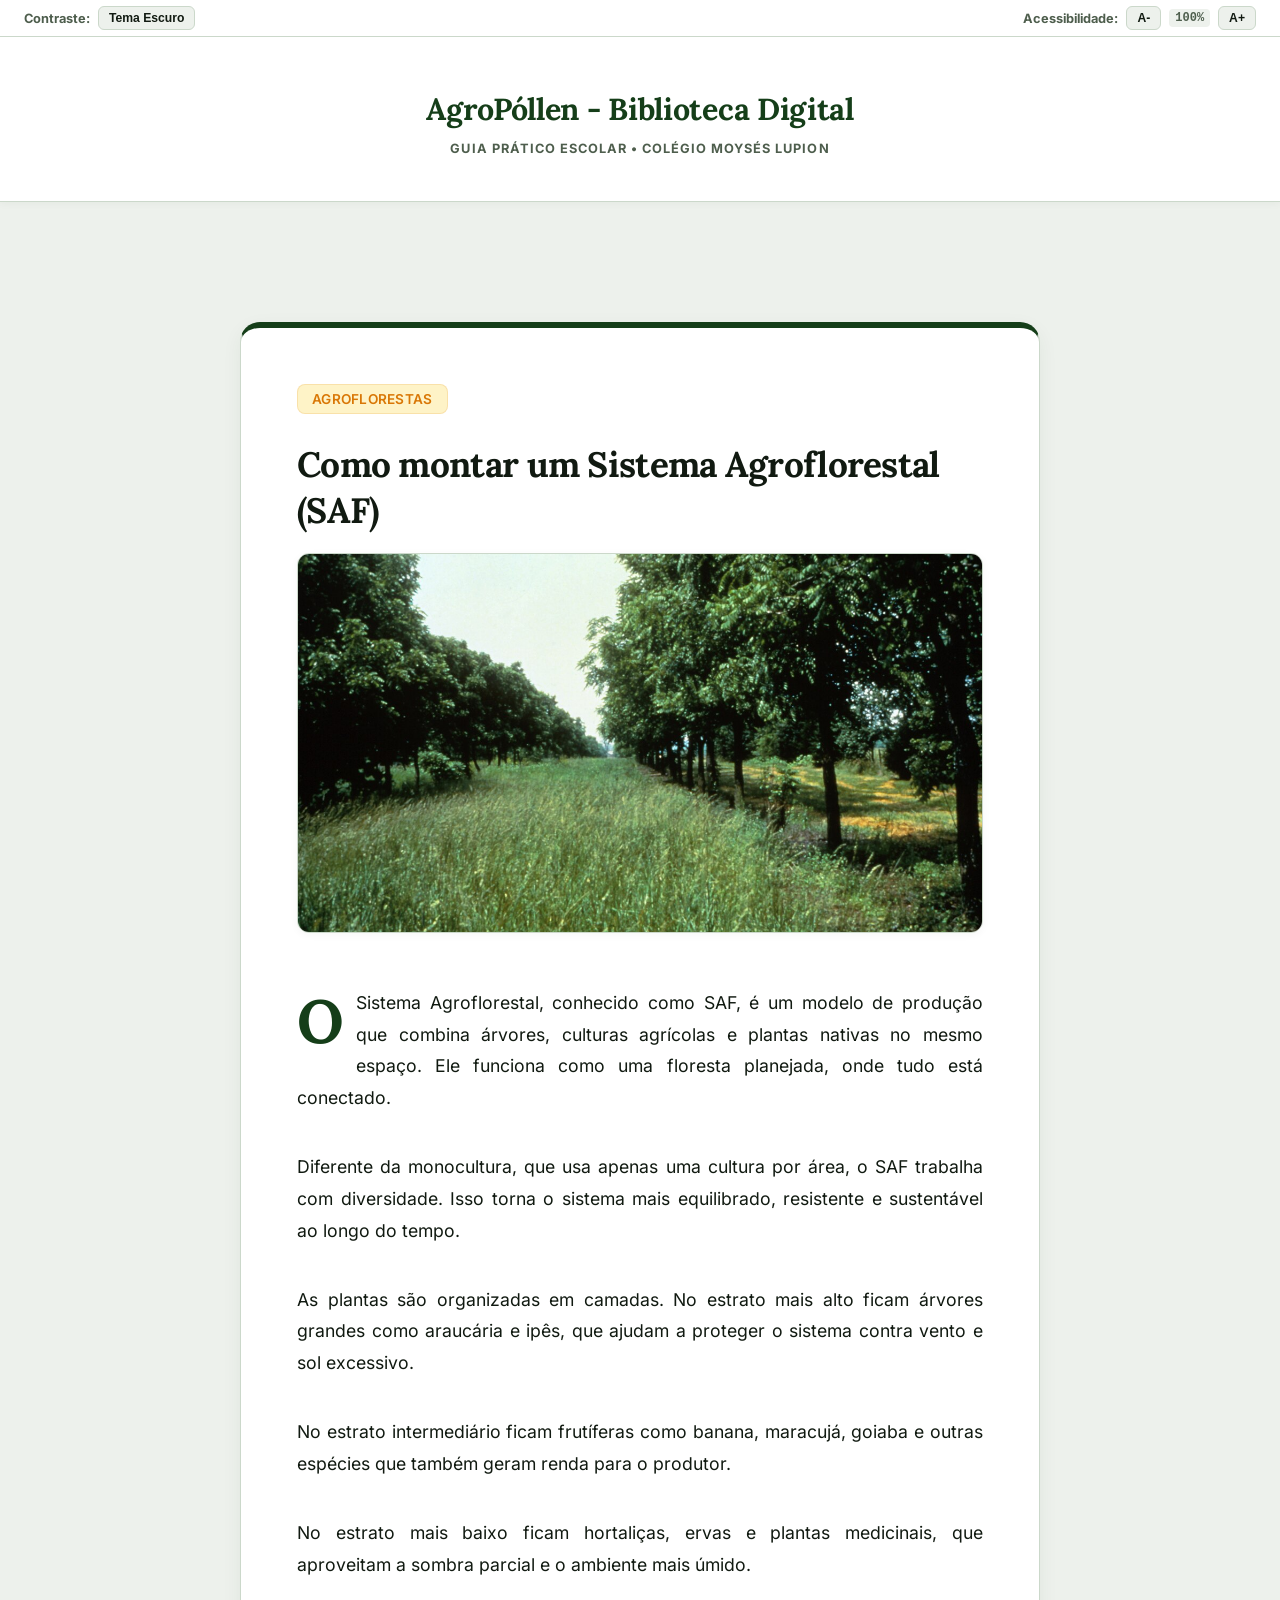
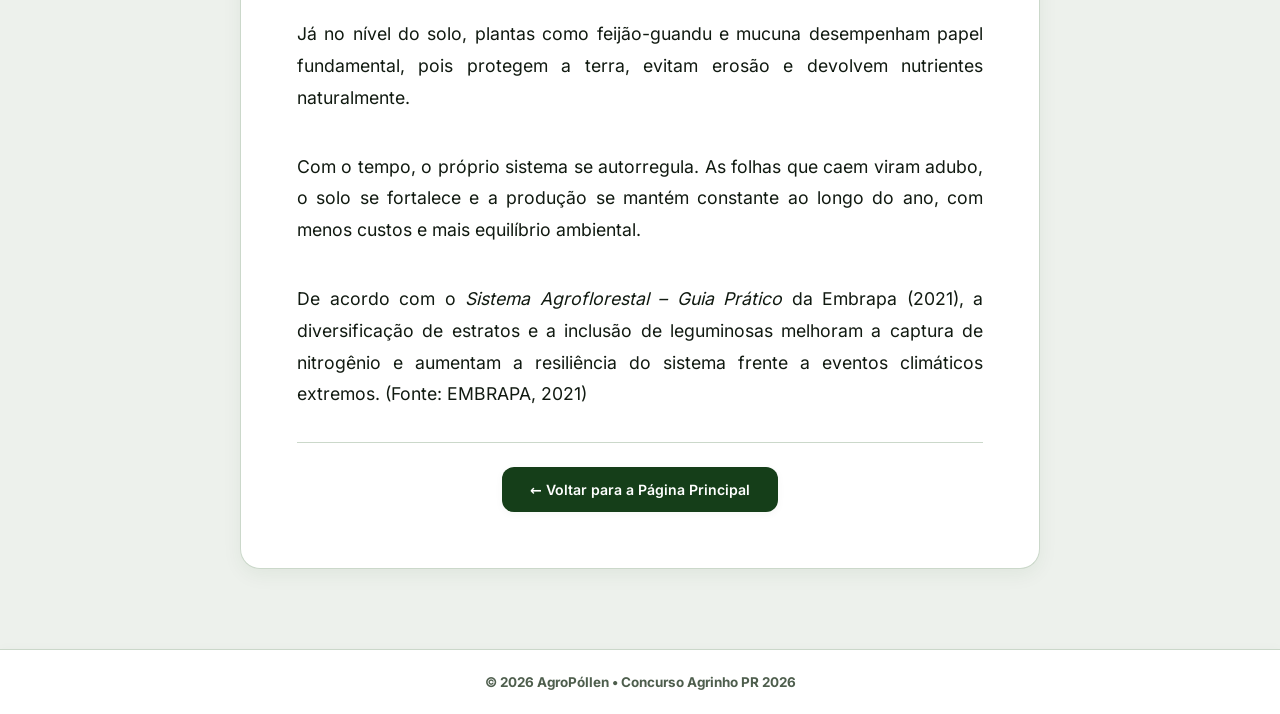
<file: artigos/montar-saf.html>
<!doctype html>
<html lang="pt-BR">
  <head>
    
  <meta charset="UTF-8" />
    <meta name="viewport" content="width=device-width, initial-scale=1.0" />
    <title>Como montar um Sistema Agroflorestal (SAF) - AgroPóllen</title>
    <meta name="keywords" content="agrinho, agrinho-2026, agroecologia, meliponicultura, sustentabilidade" />

  <!-- Sincronização de tema para evitar flashes de cor na renderização -->
  <!-- Scripts de lógica e banco de dados local -->
  <script src="../src/theme-sync.js"></script>
    
  <!-- Folha de estilos unificada do projeto -->
  <link rel="stylesheet" href="../src/index.css" />
  </head>
  <body class="corpo-pagina-artigo">

  <!-- Barra utilitária para controle de acessibilidade ( zoom e contraste) -->
  <div class="barra-acessibilidade" role="toolbar" aria-label="Ferramentas de acessibilidade">
      <div class="grupo-acessibilidade">
        <span>Contraste:</span>
        <button id="botao-alternar-tema" class="botao-acessibilidade">
          <span class="texto-botao-tema">Tema Escuro</span>
        </button>
      </div>

      <div class="grupo-acessibilidade">
        <span>Acessibilidade:</span>
        <button id="botao-diminuir-fonte" class="botao-acessibilidade" title="Diminuir texto">A-</button>
        <span id="indicador-escala-fonte">100%</span>
        <button id="botao-aumentar-fonte" class="botao-acessibilidade" title="Aumentar texto">A+</button>
      </div>
    </div>

  <!-- Cabeçalho institucional de leitura dos artigos -->
  <header class="cabecalho-site">
      <div class="container-cabecalho">
        <div>
          <h1>AgroPóllen - Biblioteca Digital</h1>
          <p class="slogan">Guia Prático Escolar • Colégio Moysés Lupion</p>
        </div>
      </div>
    </header>

  <!-- Área de conteúdo principal da página -->
  <main class="conteudo-principal">
      <article class="secao-introducao">
        <span class="etiqueta">Agroflorestas</span>
        <h2>Como montar um Sistema Agroflorestal (SAF)</h2>
        
        <img src="../src/assets/images/agroforestry_saf.jpg" alt="Cultura de grãos integrada com fileiras de árvores florestais - Foto por USDA National Agroforestry Center / Licença CC BY 2.0" />

        <div class="corpo-artigo">
          <p>O Sistema Agroflorestal, conhecido como SAF, é um modelo de produção que combina árvores, culturas agrícolas e plantas nativas no mesmo espaço. Ele funciona como uma floresta planejada, onde tudo está conectado.</p>
          
          <p>Diferente da monocultura, que usa apenas uma cultura por área, o SAF trabalha com diversidade. Isso torna o sistema mais equilibrado, resistente e sustentável ao longo do tempo.</p>
          
          <p>As plantas são organizadas em camadas. No estrato mais alto ficam árvores grandes como araucária e ipês, que ajudam a proteger o sistema contra vento e sol excessivo.</p>
          
          <p>No estrato intermediário ficam frutíferas como banana, maracujá, goiaba e outras espécies que também geram renda para o produtor.</p>
          
          <p>No estrato mais baixo ficam hortaliças, ervas e plantas medicinais, que aproveitam a sombra parcial e o ambiente mais úmido.</p>
          
          <p>Já no nível do solo, plantas como feijão-guandu e mucuna desempenham papel fundamental, pois protegem a terra, evitam erosão e devolvem nutrientes naturalmente.</p>
          
          <p>Com o tempo, o próprio sistema se autorregula. As folhas que caem viram adubo, o solo se fortalece e a produção se mantém constante ao longo do ano, com menos custos e mais equilíbrio ambiental.</p>
          
          <p>De acordo com o <em>Sistema Agroflorestal – Guia Prático</em> da Embrapa (2021), a diversificação de estratos e a inclusão de leguminosas melhoram a captura de nitrogênio e aumentam a resiliência do sistema frente a eventos climáticos extremos. (Fonte: EMBRAPA, 2021)</p>
        </div>

        <div class="rodape-artigo">
          <a href="../index.html" class="botao botao-primario">&larr; Voltar para a Página Principal</a>
        </div>
      </article>
    </main>

  <!-- Rodapé institucional da página -->
  <footer class="rodape-site">
      <p>&copy; 2026 AgroPóllen • Concurso Agrinho PR 2026</p>
    </footer>
      
    <script src="../src/dados-cidades.js" defer></script>
    <script src="../src/main.js" defer></script>
  </body>
</html>
</file>
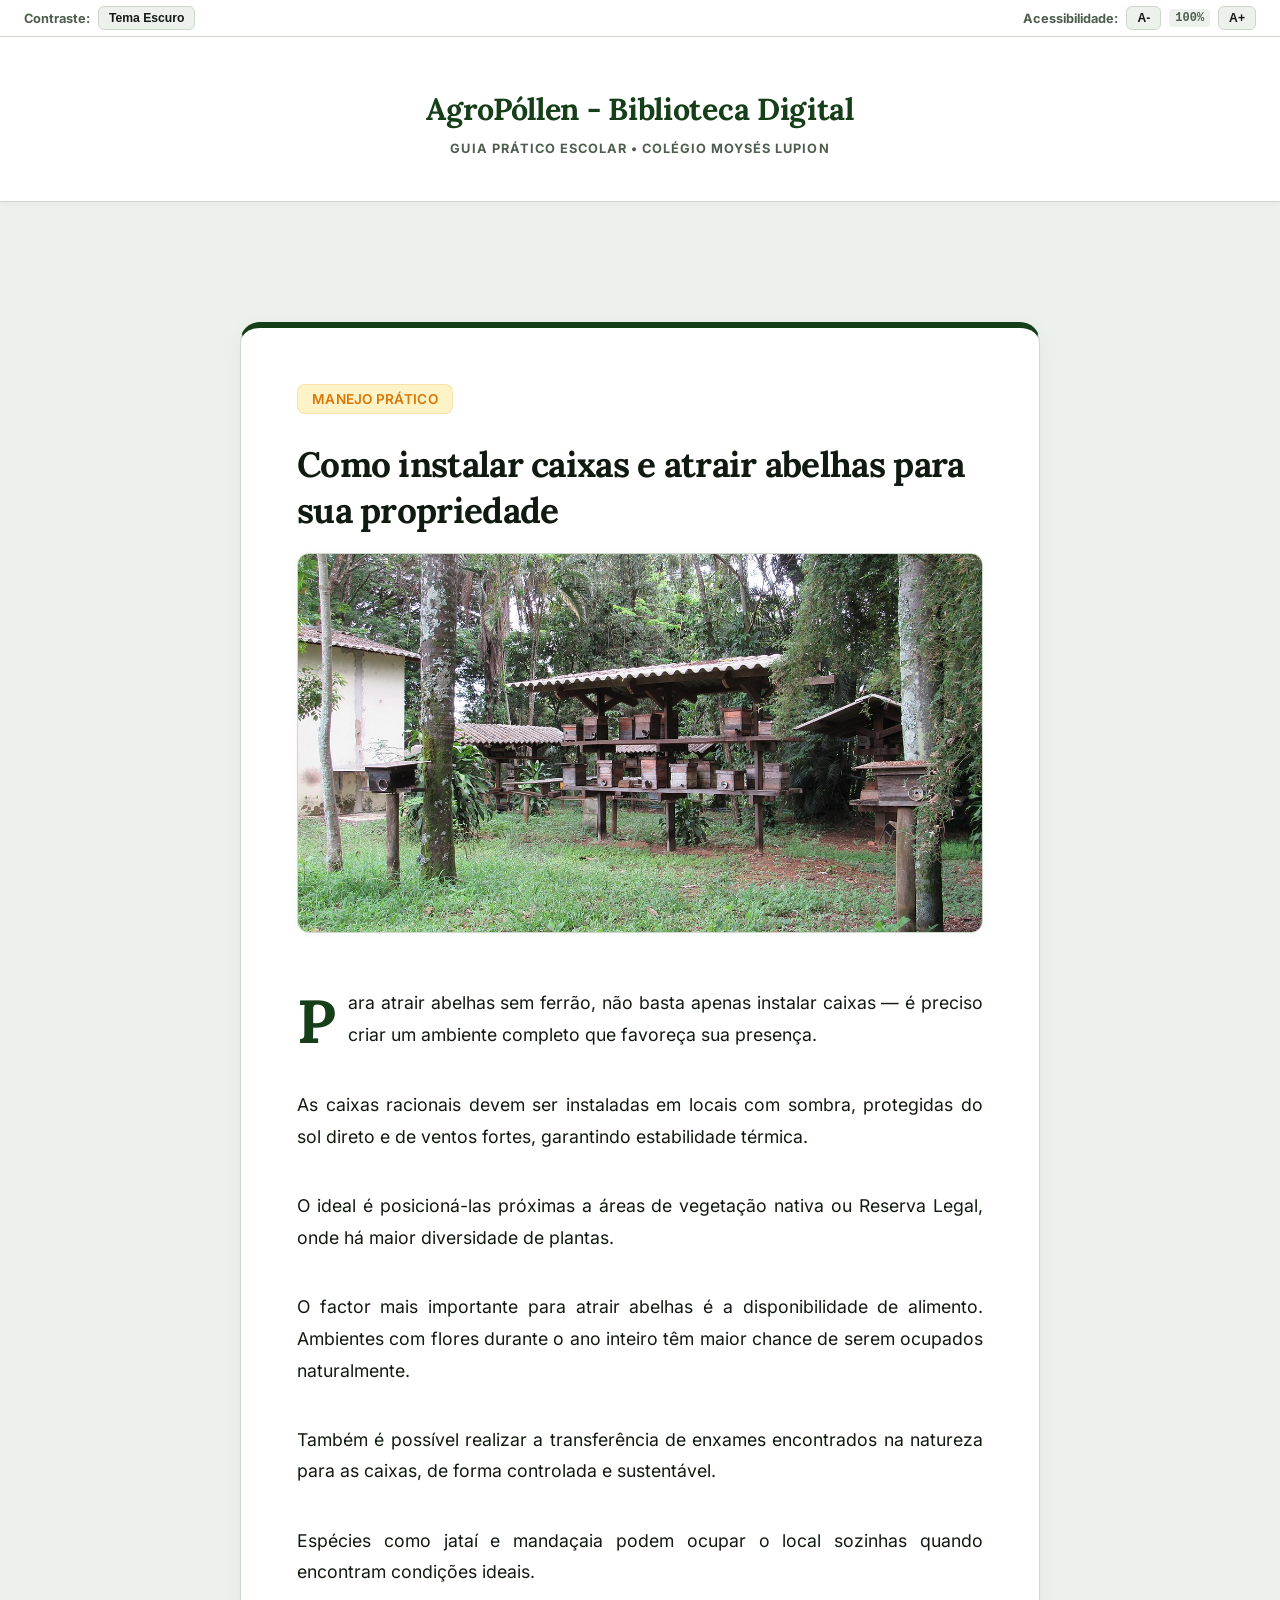
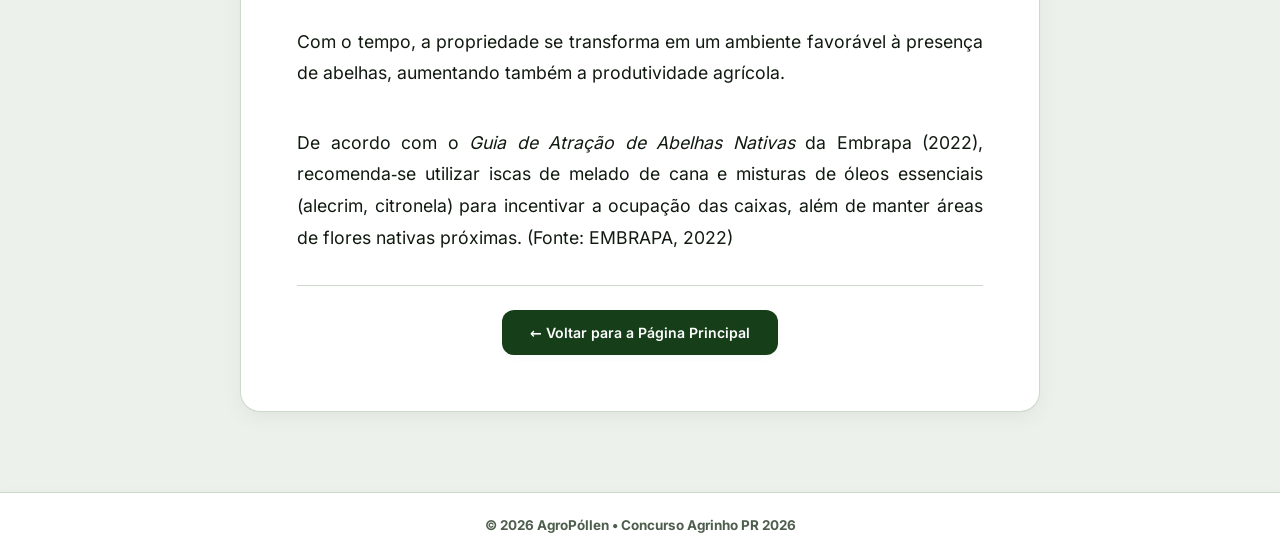
<file: artigos/ninho-isca.html>
<!doctype html>
<html lang="pt-BR">
  <head>
    
  <meta charset="UTF-8" />
    <meta name="viewport" content="width=device-width, initial-scale=1.0" />
    <title>Como instalar caixas e atrair abelhas para sua propriedade - AgroPóllen</title>
    <meta name="keywords" content="agrinho, agrinho-2026, agroecologia, meliponicultura, sustentabilidade" />

  <!-- Sincronização de tema para evitar flashes de cor na renderização -->
  <!-- Scripts de lógica e banco de dados local -->
  <script src="../src/theme-sync.js"></script>
    
  <!-- Folha de estilos unificada do projeto -->
  <link rel="stylesheet" href="../src/index.css" />
  </head>
  <body class="corpo-pagina-artigo">

  <!-- Barra utilitária para controle de acessibilidade ( zoom e contraste) -->
  <div class="barra-acessibilidade" role="toolbar" aria-label="Ferramentas de acessibilidade">
      <div class="grupo-acessibilidade">
        <span>Contraste:</span>
        <button id="botao-alternar-tema" class="botao-acessibilidade">
          <span class="texto-botao-tema">Tema Escuro</span>
        </button>
      </div>

      <div class="grupo-acessibilidade">
        <span>Acessibilidade:</span>
        <button id="botao-diminuir-fonte" class="botao-acessibilidade" title="Diminuir texto">A-</button>
        <span id="indicador-escala-fonte">100%</span>
        <button id="botao-aumentar-fonte" class="botao-acessibilidade" title="Aumentar texto">A+</button>
      </div>
    </div>

  <!-- Cabeçalho institucional de leitura dos artigos -->
  <header class="cabecalho-site">
      <div class="container-cabecalho">
        <div>
          <h1>AgroPóllen - Biblioteca Digital</h1>
          <p class="slogan">Guia Prático Escolar • Colégio Moysés Lupion</p>
        </div>
      </div>
    </header>

  <!-- Área de conteúdo principal da página -->
  <main class="conteudo-principal">
      <article class="secao-introducao">
        <span class="etiqueta">Manejo Prático</span>
        <h2>Como instalar caixas e atrair abelhas para sua propriedade</h2>
        
        <img src="../src/assets/images/meliponary_hives.jpg" alt="Caixas racionais de meliponicultura em meliponário - Foto por Rodrigo Tetsuo Argenton / Licença CC BY-SA 4.0" />

        <div class="corpo-artigo">
          <p>Para atrair abelhas sem ferrão, não basta apenas instalar caixas — é preciso criar um ambiente completo que favoreça sua presença.</p>
          
          <p>As caixas racionais devem ser instaladas em locais com sombra, protegidas do sol direto e de ventos fortes, garantindo estabilidade térmica.</p>
          
          <p>O ideal é posicioná-las próximas a áreas de vegetação nativa ou Reserva Legal, onde há maior diversidade de plantas.</p>
          
          <p>O factor mais importante para atrair abelhas é a disponibilidade de alimento. Ambientes com flores durante o ano inteiro têm maior chance de serem ocupados naturalmente.</p>
          
          <p>Também é possível realizar a transferência de enxames encontrados na natureza para as caixas, de forma controlada e sustentável.</p>
          
          <p>Espécies como jataí e mandaçaia podem ocupar o local sozinhas quando encontram condições ideais.</p>
          
          <p>Com o tempo, a propriedade se transforma em um ambiente favorável à presença de abelhas, aumentando também a produtividade agrícola.</p>
          
          <p>De acordo com o <em>Guia de Atração de Abelhas Nativas</em> da Embrapa (2022), recomenda‑se utilizar iscas de melado de cana e misturas de óleos essenciais (alecrim, citronela) para incentivar a ocupação das caixas, além de manter áreas de flores nativas próximas. (Fonte: EMBRAPA, 2022)</p>
        </div>

        <div class="rodape-artigo">
          <a href="../index.html" class="botao botao-primario">&larr; Voltar para a Página Principal</a>
        </div>
      </article>
    </main>

  <!-- Rodapé institucional da página -->
  <footer class="rodape-site">
      <p>&copy; 2026 AgroPóllen • Concurso Agrinho PR 2026</p>
    </footer>
      
    <script src="../src/dados-cidades.js" defer></script>
    <script src="../src/main.js" defer></script>
  </body>
</html>
</file>
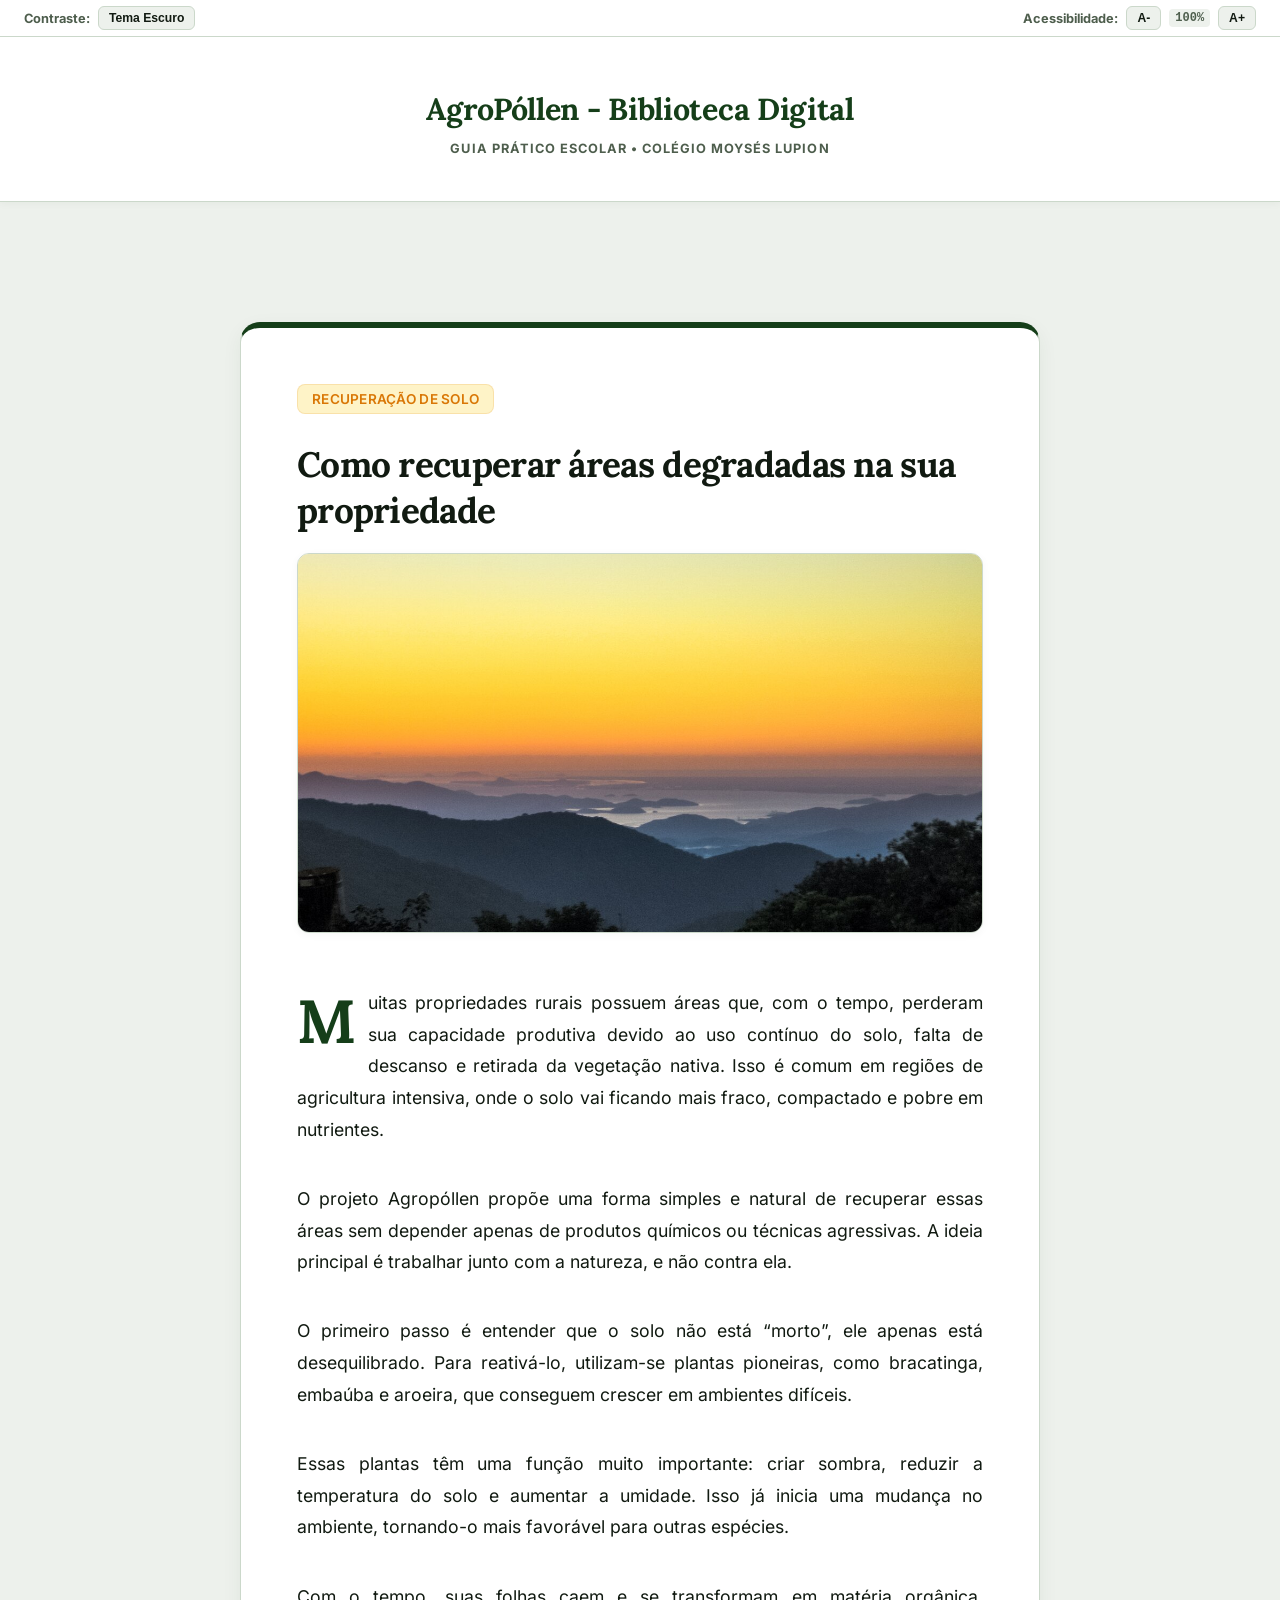
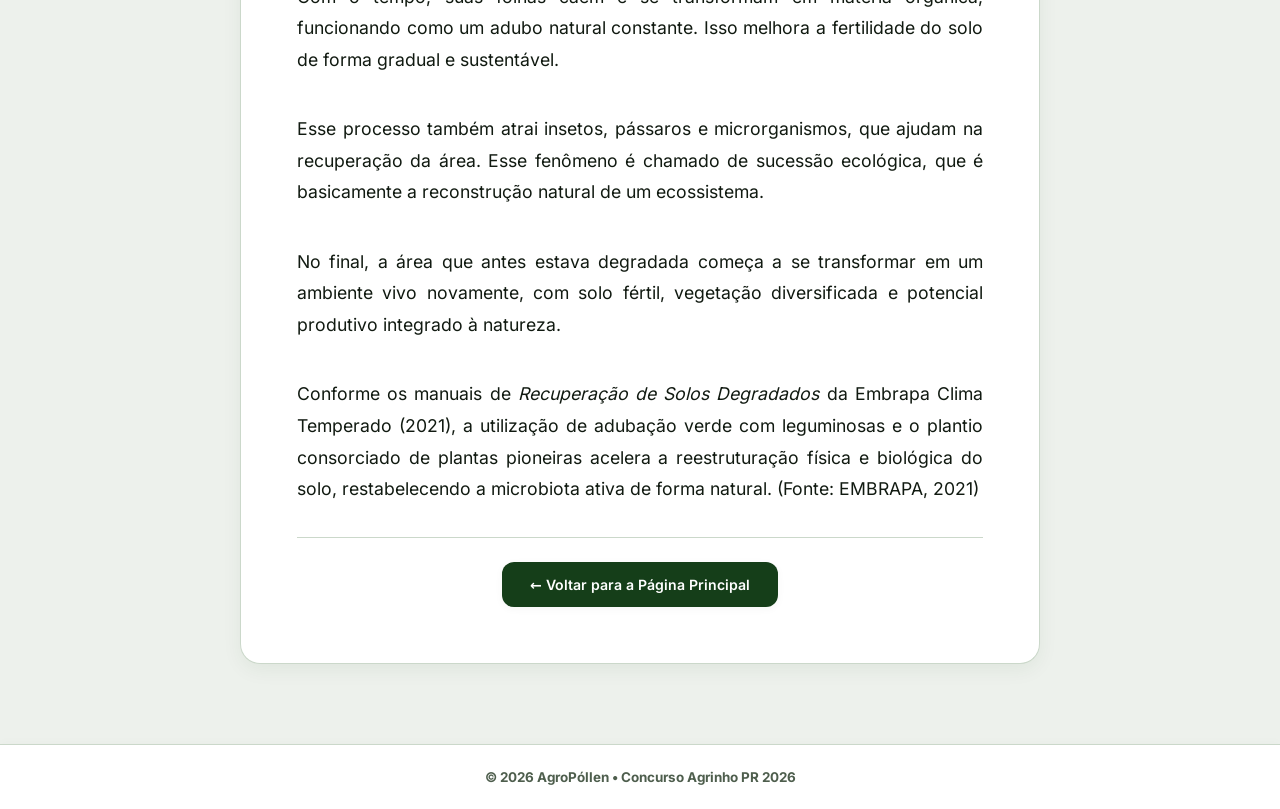
<file: artigos/recuperar-solo.html>
<!doctype html>
<html lang="pt-BR">
  <head>
    
  <meta charset="UTF-8" />
    <meta name="viewport" content="width=device-width, initial-scale=1.0" />
    <title>Como recuperar áreas degradadas na sua propriedade - AgroPóllen</title>
    <meta name="keywords" content="agrinho, agrinho-2026, agroecologia, meliponicultura, sustentabilidade" />

  <!-- Sincronização de tema para evitar flashes de cor na renderização -->
  <!-- Scripts de lógica e banco de dados local -->
  <script src="../src/theme-sync.js"></script>
    
  <!-- Folha de estilos unificada do projeto -->
  <link rel="stylesheet" href="../src/index.css" />
  </head>
  <body class="corpo-pagina-artigo">

  <!-- Barra utilitária para controle de acessibilidade ( zoom e contraste) -->
  <div class="barra-acessibilidade" role="toolbar" aria-label="Ferramentas de acessibilidade">
      <div class="grupo-acessibilidade">
        <span>Contraste:</span>
        <button id="botao-alternar-tema" class="botao-acessibilidade">
          <span class="texto-botao-tema">Tema Escuro</span>
        </button>
      </div>

      <div class="grupo-acessibilidade">
        <span>Acessibilidade:</span>
        <button id="botao-diminuir-fonte" class="botao-acessibilidade" title="Diminuir texto">A-</button>
        <span id="indicador-escala-fonte">100%</span>
        <button id="botao-aumentar-fonte" class="botao-acessibilidade" title="Aumentar texto">A+</button>
      </div>
    </div>

    <!-- Cabeçalho Simplificado de Leitura -->
    
  <!-- Cabeçalho institucional de leitura dos artigos -->
  <header class="cabecalho-site">
      <div class="container-cabecalho">
        <div>
          <h1>AgroPóllen - Biblioteca Digital</h1>
          <p class="slogan">Guia Prático Escolar • Colégio Moysés Lupion</p>
        </div>
      </div>
    </header>

  <!-- Área de conteúdo principal da página -->
  <main class="conteudo-principal">
      <article class="secao-introducao">
        <span class="etiqueta">Recuperação de Solo</span>
        <h2>Como recuperar áreas degradadas na sua propriedade</h2>
        
        <img src="../src/assets/images/atlantic_forest_coast.jpg" alt="Encostas verdes da Mata Atlântica e Baía de Antonina - Foto por Henrique Jakobi Moreira / Licença CC BY-SA 3.0" />

        <div class="corpo-artigo">
          <p>Muitas propriedades rurais possuem áreas que, com o tempo, perderam sua capacidade produtiva devido ao uso contínuo do solo, falta de descanso e retirada da vegetação nativa. Isso é comum em regiões de agricultura intensiva, onde o solo vai ficando mais fraco, compactado e pobre em nutrientes.</p>
          
          <p>O projeto Agropóllen propõe uma forma simples e natural de recuperar essas áreas sem depender apenas de produtos químicos ou técnicas agressivas. A ideia principal é trabalhar junto com a natureza, e não contra ela.</p>
          
          <p>O primeiro passo é entender que o solo não está “morto”, ele apenas está desequilibrado. Para reativá-lo, utilizam-se plantas pioneiras, como bracatinga, embaúba e aroeira, que conseguem crescer em ambientes difíceis.</p>
          
          <p>Essas plantas têm uma função muito importante: criar sombra, reduzir a temperatura do solo e aumentar a umidade. Isso já inicia uma mudança no ambiente, tornando-o mais favorável para outras espécies.</p>
          
          <p>Com o tempo, suas folhas caem e se transformam em matéria orgânica, funcionando como um adubo natural constante. Isso melhora a fertilidade do solo de forma gradual e sustentável.</p>
          
          <p>Esse processo também atrai insetos, pássaros e microrganismos, que ajudam na recuperação da área. Esse fenômeno é chamado de sucessão ecológica, que é basicamente a reconstrução natural de um ecossistema.</p>
          
          <p>No final, a área que antes estava degradada começa a se transformar em um ambiente vivo novamente, com solo fértil, vegetação diversificada e potencial produtivo integrado à natureza.</p>
          
          <p>Conforme os manuais de <em>Recuperação de Solos Degradados</em> da Embrapa Clima Temperado (2021), a utilização de adubação verde com leguminosas e o plantio consorciado de plantas pioneiras acelera a reestruturação física e biológica do solo, restabelecendo a microbiota ativa de forma natural. (Fonte: EMBRAPA, 2021)</p>
        </div>

        <div class="rodape-artigo">
          <a href="../index.html" class="botao botao-primario">&larr; Voltar para a Página Principal</a>
        </div>
      </article>
    </main>

  <!-- Rodapé institucional da página -->
  <footer class="rodape-site">
      <p>&copy; 2026 AgroPóllen • Concurso Agrinho PR 2026</p>
    </footer>
      
    <script src="../src/dados-cidades.js" defer></script>
    <script src="../src/main.js" defer></script>
  </body>
</html>
</file>
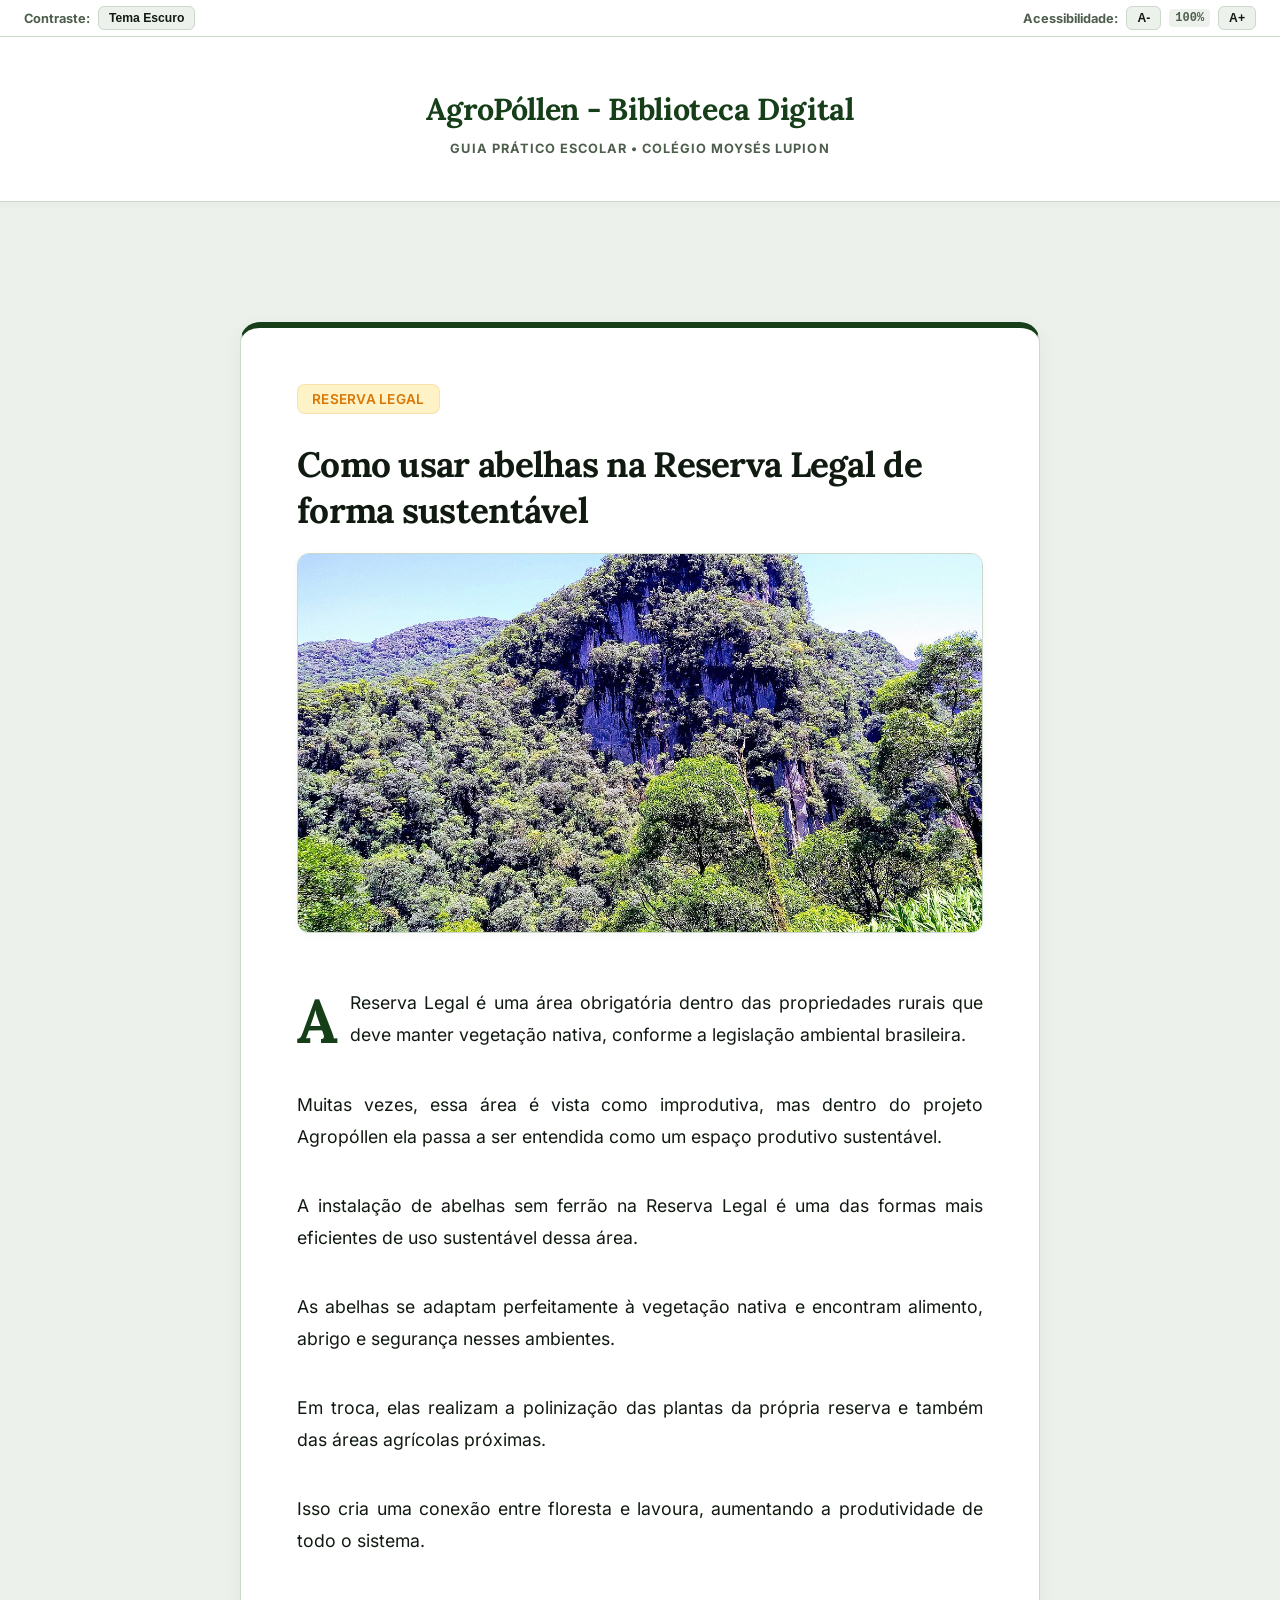
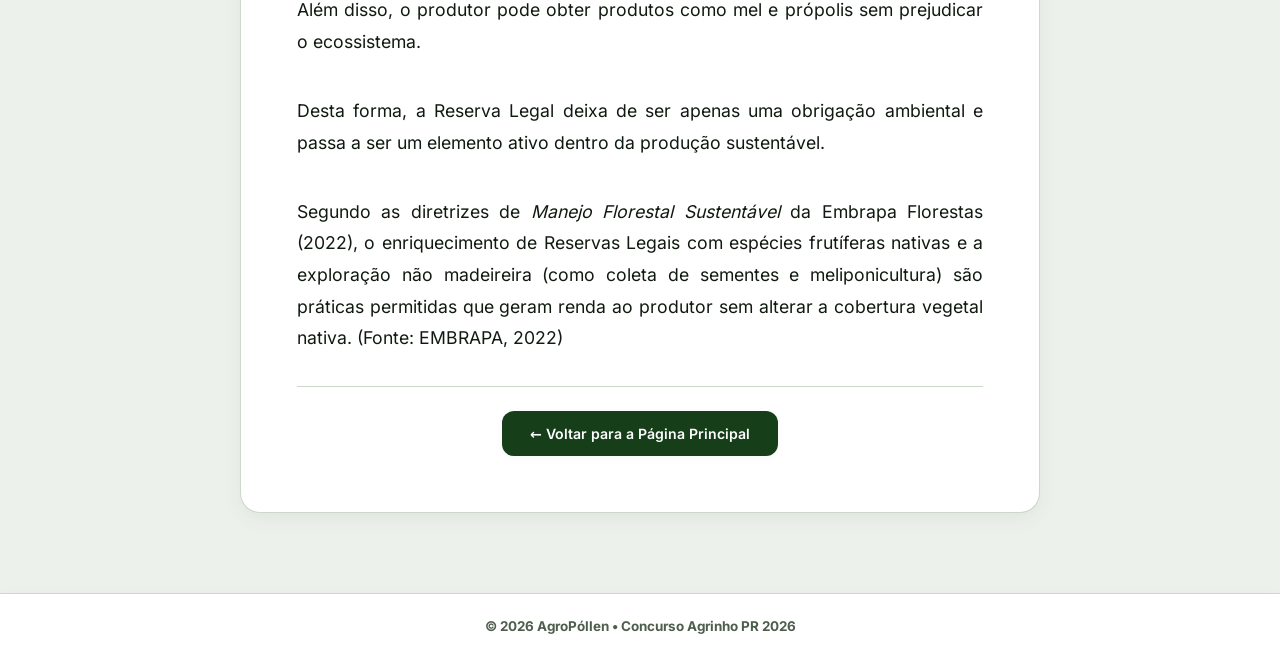
<file: artigos/reserva-legal.html>
<!doctype html>
<html lang="pt-BR">
  <head>
    
  <meta charset="UTF-8" />
    <meta name="viewport" content="width=device-width, initial-scale=1.0" />
    <title>Como usar abelhas na Reserva Legal de forma sustentável - AgroPóllen</title>
    <meta name="keywords" content="agrinho, agrinho-2026, agroecologia, meliponicultura, sustentabilidade" />

  <!-- Sincronização de tema para evitar flashes de cor na renderização -->
  <!-- Scripts de lógica e banco de dados local -->
  <script src="../src/theme-sync.js"></script>
    
  <!-- Folha de estilos unificada do projeto -->
  <link rel="stylesheet" href="../src/index.css" />
  </head>
  <body class="corpo-pagina-artigo">

  <!-- Barra utilitária para controle de acessibilidade ( zoom e contraste) -->
  <div class="barra-acessibilidade" role="toolbar" aria-label="Ferramentas de acessibilidade">
      <div class="grupo-acessibilidade">
        <span>Contraste:</span>
        <button id="botao-alternar-tema" class="botao-acessibilidade">
          <span class="texto-botao-tema">Tema Escuro</span>
        </button>
      </div>

      <div class="grupo-acessibilidade">
        <span>Acessibilidade:</span>
        <button id="botao-diminuir-fonte" class="botao-acessibilidade" title="Diminuir texto">A-</button>
        <span id="indicador-escala-fonte">100%</span>
        <button id="botao-aumentar-fonte" class="botao-acessibilidade" title="Aumentar texto">A+</button>
      </div>
    </div>

  <!-- Cabeçalho institucional de leitura dos artigos -->
  <header class="cabecalho-site">
      <div class="container-cabecalho">
        <div>
          <h1>AgroPóllen - Biblioteca Digital</h1>
          <p class="slogan">Guia Prático Escolar • Colégio Moysés Lupion</p>
        </div>
      </div>
    </header>

  <!-- Área de conteúdo principal da página -->
  <main class="conteudo-principal">
      <article class="secao-introducao">
        <span class="etiqueta">Reserva Legal</span>
        <h2>Como usar abelhas na Reserva Legal de forma sustentável</h2>
        
        <img src="../src/assets/images/legal_reserve_forest.jpg" alt="Reserva de floresta na Serra do Mar em Morretes-PR - Foto por V.Agostinelli / Licença CC BY-SA 4.0" />

        <div class="corpo-artigo">
          <p>A Reserva Legal é uma área obrigatória dentro das propriedades rurais que deve manter vegetação nativa, conforme a legislação ambiental brasileira.</p>
          
          <p>Muitas vezes, essa área é vista como improdutiva, mas dentro do projeto Agropóllen ela passa a ser entendida como um espaço produtivo sustentável.</p>
          
          <p>A instalação de abelhas sem ferrão na Reserva Legal é uma das formas mais eficientes de uso sustentável dessa área.</p>
          
          <p>As abelhas se adaptam perfeitamente à vegetação nativa e encontram alimento, abrigo e segurança nesses ambientes.</p>
          
          <p>Em troca, elas realizam a polinização das plantas da própria reserva e também das áreas agrícolas próximas.</p>
          
          <p>Isso cria uma conexão entre floresta e lavoura, aumentando a produtividade de todo o sistema.</p>
          
          <p>Além disso, o produtor pode obter produtos como mel e própolis sem prejudicar o ecossistema.</p>
          
          <p>Desta forma, a Reserva Legal deixa de ser apenas uma obrigação ambiental e passa a ser um elemento ativo dentro da produção sustentável.</p>
          
          <p>Segundo as diretrizes de <em>Manejo Florestal Sustentável</em> da Embrapa Florestas (2022), o enriquecimento de Reservas Legais com espécies frutíferas nativas e a exploração não madeireira (como coleta de sementes e meliponicultura) são práticas permitidas que geram renda ao produtor sem alterar a cobertura vegetal nativa. (Fonte: EMBRAPA, 2022)</p>
        </div>

        <div class="rodape-artigo">
          <a href="../index.html" class="botao botao-primario">&larr; Voltar para a Página Principal</a>
        </div>
      </article>
    </main>

  <!-- Rodapé institucional da página -->
  <footer class="rodape-site">
      <p>&copy; 2026 AgroPóllen • Concurso Agrinho PR 2026</p>
    </footer>
      
    <script src="../src/dados-cidades.js" defer></script>
    <script src="../src/main.js" defer></script>
  </body>
</html>
</file>
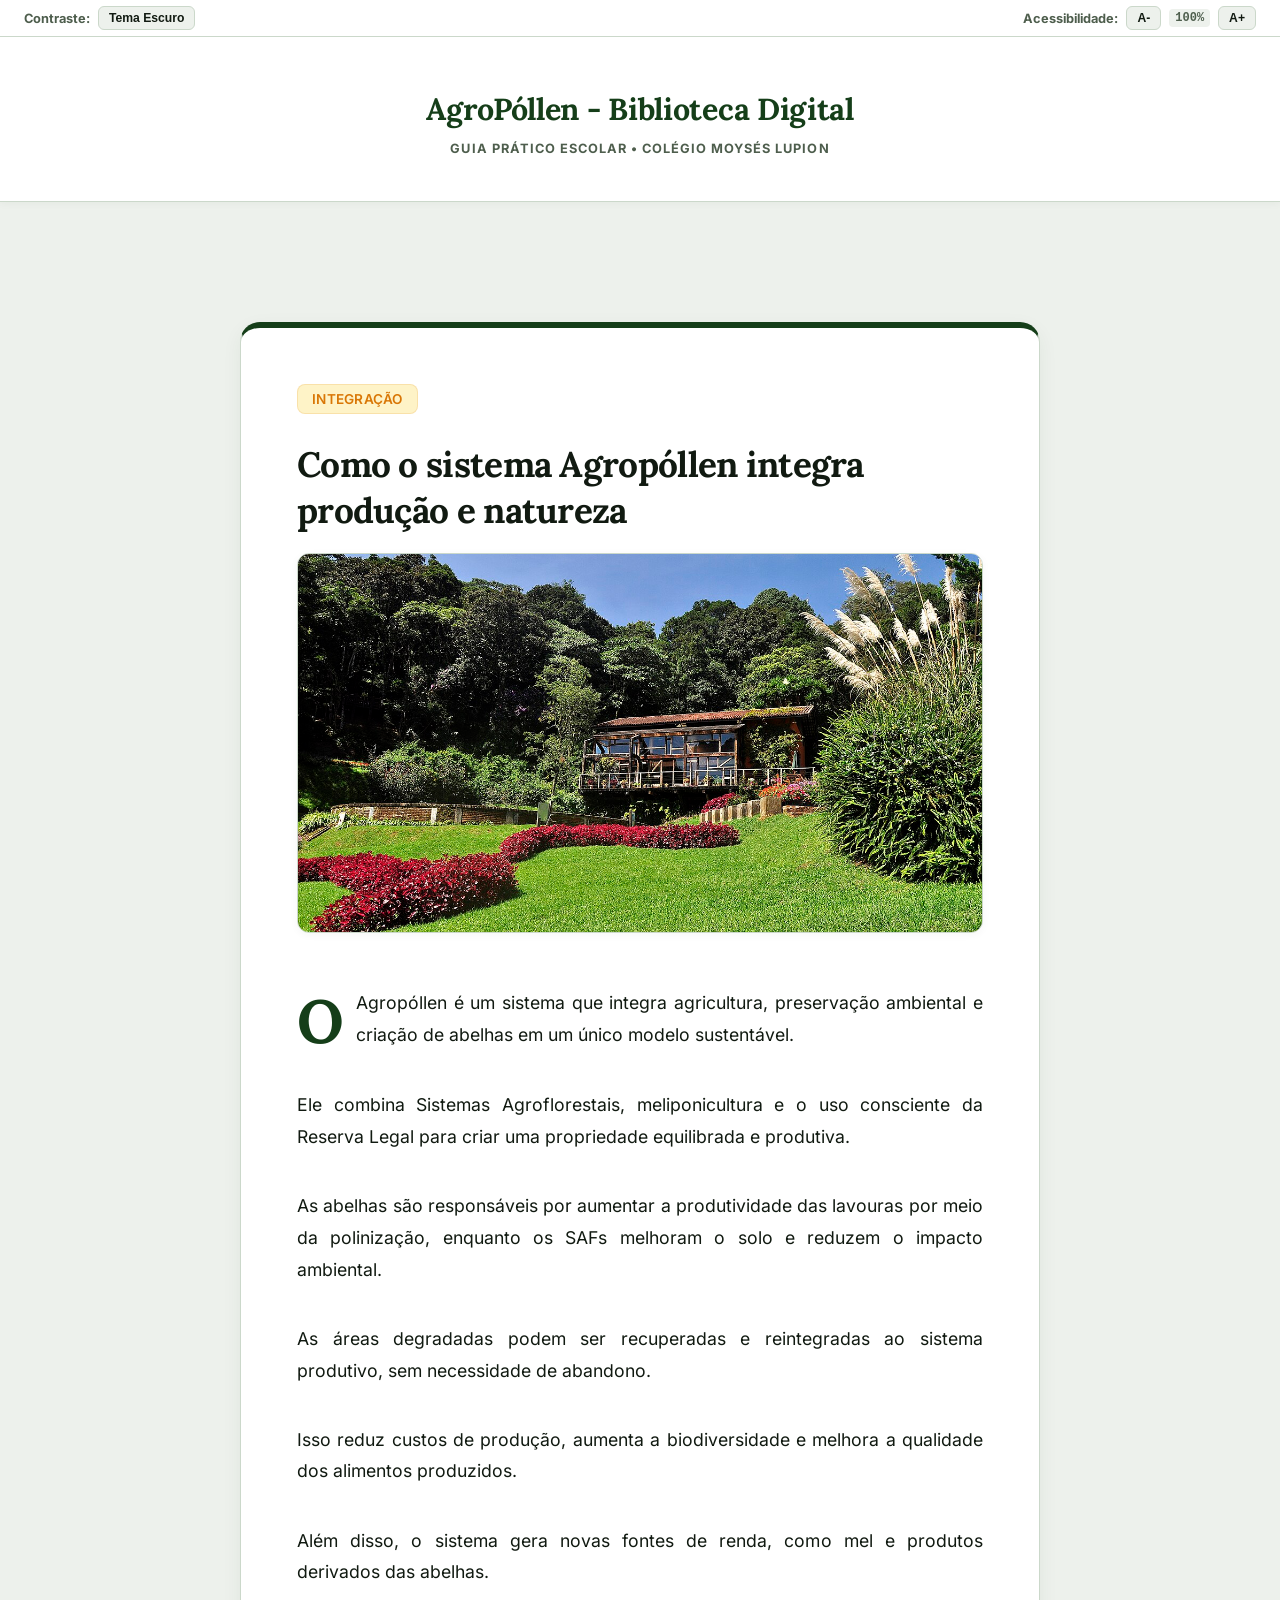
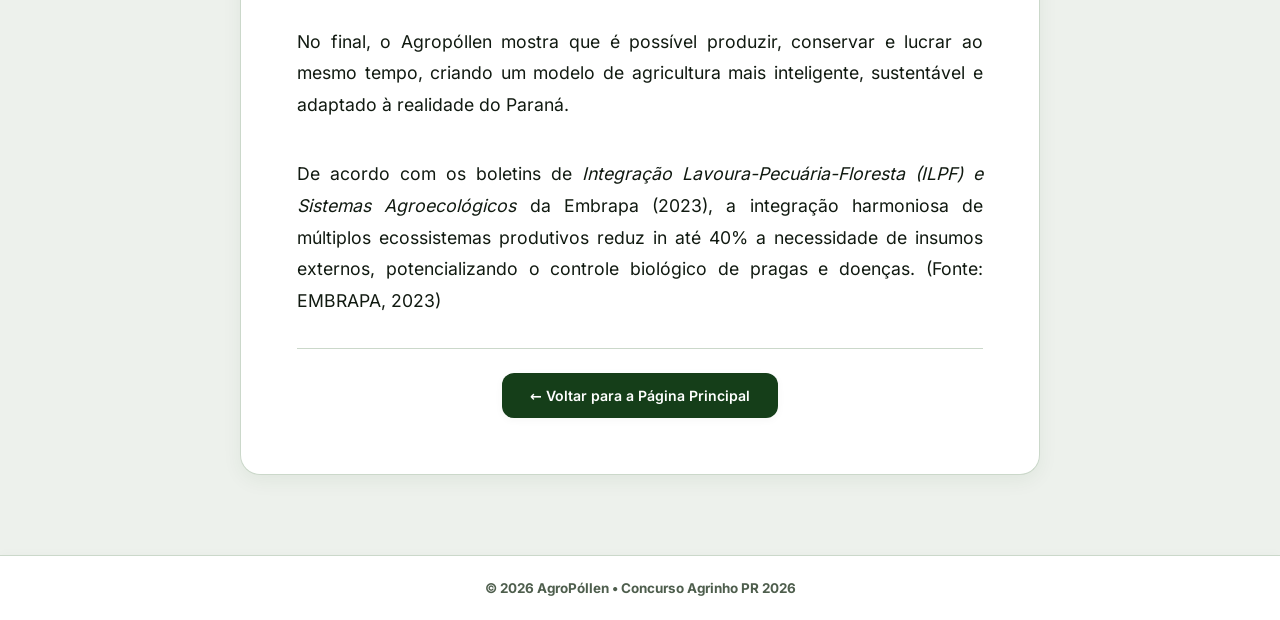
<file: artigos/sistema-agropollen.html>
<!doctype html>
<html lang="pt-BR">
  <head>
    
  <meta charset="UTF-8" />
    <meta name="viewport" content="width=device-width, initial-scale=1.0" />
    <title>Como o sistema Agropóllen integra produção e natureza - AgroPóllen</title>
    <meta name="keywords" content="agrinho, agrinho-2026, agroecologia, meliponicultura, sustentabilidade" />

  <!-- Sincronização de tema para evitar flashes de cor na renderização -->
  <!-- Scripts de lógica e banco de dados local -->
  <script src="../src/theme-sync.js"></script>
    
  <!-- Folha de estilos unificada do projeto -->
  <link rel="stylesheet" href="../src/index.css" />
  </head>
  <body class="corpo-pagina-artigo">

  <!-- Barra utilitária para controle de acessibilidade ( zoom e contraste) -->
  <div class="barra-acessibilidade" role="toolbar" aria-label="Ferramentas de acessibilidade">
      <div class="grupo-acessibilidade">
        <span>Contraste:</span>
        <button id="botao-alternar-tema" class="botao-acessibilidade">
          <span class="texto-botao-tema">Tema Escuro</span>
        </button>
      </div>

      <div class="grupo-acessibilidade">
        <span>Acessibilidade:</span>
        <button id="botao-diminuir-fonte" class="botao-acessibilidade" title="Diminuir texto">A-</button>
        <span id="indicador-escala-fonte">100%</span>
        <button id="botao-aumentar-fonte" class="botao-acessibilidade" title="Aumentar texto">A+</button>
      </div>
    </div>

  <!-- Cabeçalho institucional de leitura dos artigos -->
  <header class="cabecalho-site">
      <div class="container-cabecalho">
        <div>
          <h1>AgroPóllen - Biblioteca Digital</h1>
          <p class="slogan">Guia Prático Escolar • Colégio Moysés Lupion</p>
        </div>
      </div>
    </header>

  <!-- Área de conteúdo principal da página -->
  <main class="conteudo-principal">
      <article class="secao-introducao">
        <span class="etiqueta">Integração</span>
        <h2>Como o sistema Agropóllen integra produção e natureza</h2>
        
        <img src="../src/assets/images/agroecology_education.jpg" alt="Estufa e canteiros pedagógicos de agroecologia - Foto por Bentojr / Licença CC BY-SA 4.0" />

        <div class="corpo-artigo">
          <p>O Agropóllen é um sistema que integra agricultura, preservação ambiental e criação de abelhas em um único modelo sustentável.</p>
          
          <p>Ele combina Sistemas Agroflorestais, meliponicultura e o uso consciente da Reserva Legal para criar uma propriedade equilibrada e produtiva.</p>
          
          <p>As abelhas são responsáveis por aumentar a produtividade das lavouras por meio da polinização, enquanto os SAFs melhoram o solo e reduzem o impacto ambiental.</p>
          
          <p>As áreas degradadas podem ser recuperadas e reintegradas ao sistema produtivo, sem necessidade de abandono.</p>
          
          <p>Isso reduz custos de produção, aumenta a biodiversidade e melhora a qualidade dos alimentos produzidos.</p>
          
          <p>Além disso, o sistema gera novas fontes de renda, como mel e produtos derivados das abelhas.</p>
          
          <p>No final, o Agropóllen mostra que é possível produzir, conservar e lucrar ao mesmo tempo, criando um modelo de agricultura mais inteligente, sustentável e adaptado à realidade do Paraná.</p>
          
          <p>De acordo com os boletins de <em>Integração Lavoura-Pecuária-Floresta (ILPF) e Sistemas Agroecológicos</em> da Embrapa (2023), a integração harmoniosa de múltiplos ecossistemas produtivos reduz in até 40% a necessidade de insumos externos, potencializando o controle biológico de pragas e doenças. (Fonte: EMBRAPA, 2023)</p>
        </div>

        <div class="rodape-artigo">
          <a href="../index.html" class="botao botao-primario">&larr; Voltar para a Página Principal</a>
        </div>
      </article>
    </main>

  <!-- Rodapé institucional da página -->
  <footer class="rodape-site">
      <p>&copy; 2026 AgroPóllen • Concurso Agrinho PR 2026</p>
    </footer>
      
    <script src="../src/dados-cidades.js" defer></script>
    <script src="../src/main.js" defer></script>
  </body>
</html>
</file>
<file: src/index.css>
/* ==========================================================================
   PORTAL AGROPÓLLEN - COLÉGIO CÍVICO-MILITAR MOYSÉS LUPION
   Antonina/PR - Concurso Agrinho 2026 (Agroecologia e Abelhas Nativas)
   
   ARQUIVO MASTER: index.css
   
   COMENTÁRIO DOS ALUNOS:
   "Oi, professor! A gente andava achando que misturar toda a folha de estilo
   num arquivo gigante de quase 1000 linhas deixava tudo muito confuso para
   depurar. Por isso, decidimos dividir o CSS em 'gavetas' (arquivos separados)
   pela utilidade de cada tela.
   
   Agora o navegador importa tudo bem organizado através do @import nativo.
   Fica mais leve para ler e muito mais elegante! Aqui embaixo tá o nosso mapa:"
   ========================================================================== */

/* 1. Cores, fontes, transições e variáveis de contraste (Claro e Escuro) */
@import "./css/variaveis.css";

/* 2. Barra slim de acessibilidade do topo (Zoom e contraste) */
@import "./css/acessibilidade.css";

/* 3. Navegação principal travada no topo (Navbar) e rodapé do colégio */
@import "./css/navegacao.css";

/* 4. Banner principal (Hero) com a foto da mata atlântica de Antonina */
@import "./css/hero.css";

/* 5. Grades gerais, section-cards unificados e nossos botões padrão */
@import "./css/layout.css";

/* 6. Explicação técnica sobre abelhas e Reserva Legal nas roças */
@import "./css/reserva.css";

/* 7. Nosso widget recomendador inteligente por cidades vizinhas */
@import "./css/recomendador.css";

/* 8. Artigo-cards e sistema de leitura editorial (Drop Cap clássico) */
@import "./css/artigos.css";

/* 9. Créditos da nossa equipe, professores e ficha técnica sobre a escola */
@import "./css/sobre.css";

/* 10. Calculadora escolar interativa de impactos de polinização */
@import "./css/calculadora.css";
</file>
